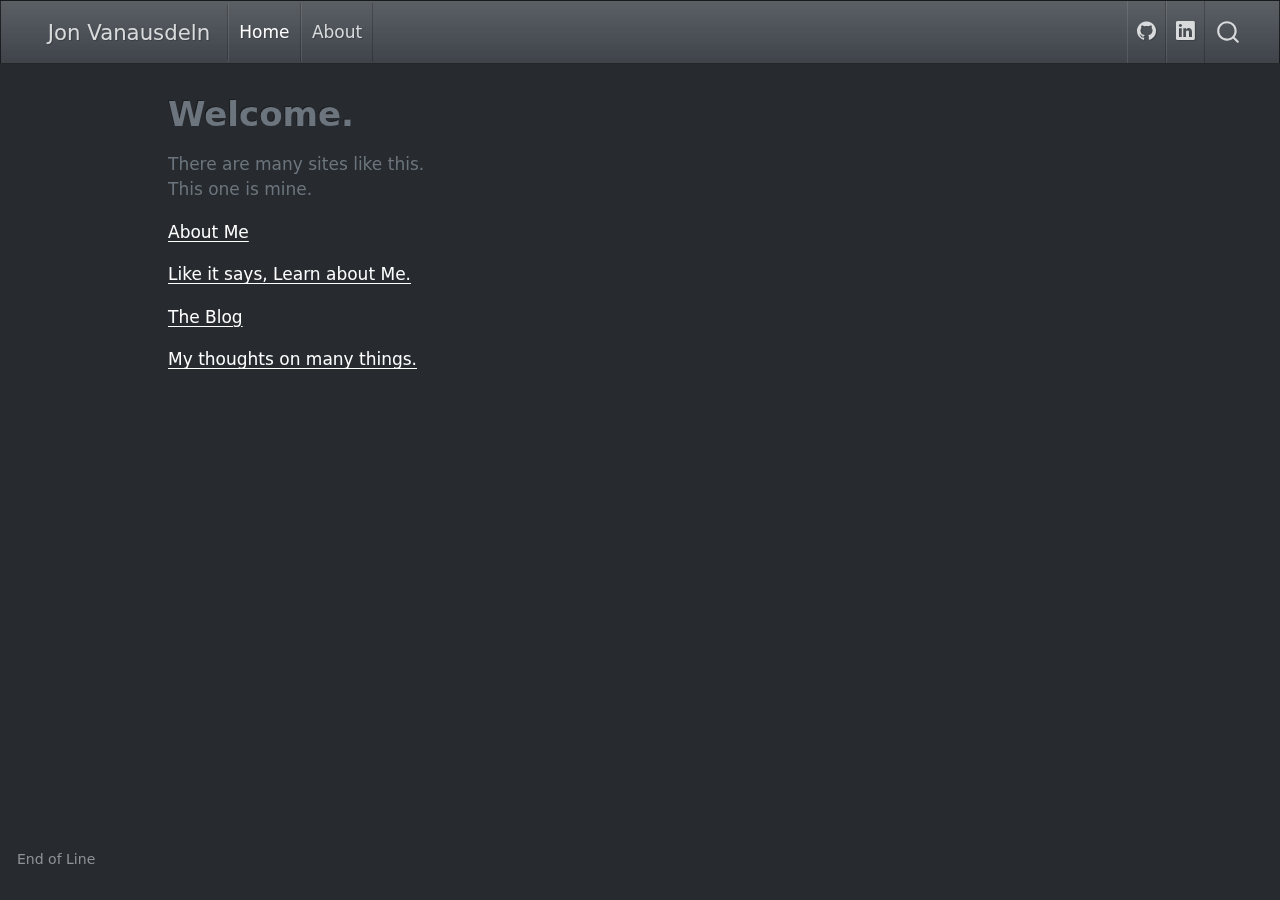
<file: index.html>
<!DOCTYPE html>
<html xmlns="http://www.w3.org/1999/xhtml" lang="en" xml:lang="en"><head>

<meta charset="utf-8">
<meta name="generator" content="quarto-1.7.33">

<meta name="viewport" content="width=device-width, initial-scale=1.0, user-scalable=yes">


<title>Jon Vanausdeln</title>
<style>
code{white-space: pre-wrap;}
span.smallcaps{font-variant: small-caps;}
div.columns{display: flex; gap: min(4vw, 1.5em);}
div.column{flex: auto; overflow-x: auto;}
div.hanging-indent{margin-left: 1.5em; text-indent: -1.5em;}
ul.task-list{list-style: none;}
ul.task-list li input[type="checkbox"] {
  width: 0.8em;
  margin: 0 0.8em 0.2em -1em; /* quarto-specific, see https://github.com/quarto-dev/quarto-cli/issues/4556 */ 
  vertical-align: middle;
}
</style>


<script src="site_libs/quarto-nav/quarto-nav.js"></script>
<script src="site_libs/quarto-nav/headroom.min.js"></script>
<script src="site_libs/clipboard/clipboard.min.js"></script>
<script src="site_libs/quarto-search/autocomplete.umd.js"></script>
<script src="site_libs/quarto-search/fuse.min.js"></script>
<script src="site_libs/quarto-search/quarto-search.js"></script>
<meta name="quarto:offset" content="./">
<link href="./JRV-logo.png" rel="icon" type="image/png">
<script src="site_libs/quarto-html/quarto.js" type="module"></script>
<script src="site_libs/quarto-html/tabsets/tabsets.js" type="module"></script>
<script src="site_libs/quarto-html/popper.min.js"></script>
<script src="site_libs/quarto-html/tippy.umd.min.js"></script>
<script src="site_libs/quarto-html/anchor.min.js"></script>
<link href="site_libs/quarto-html/tippy.css" rel="stylesheet">
<link href="site_libs/quarto-html/quarto-syntax-highlighting-dark-bc185b5c5bdbcb35c2eb49d8a876ef70.css" rel="stylesheet" id="quarto-text-highlighting-styles">
<script src="site_libs/bootstrap/bootstrap.min.js"></script>
<link href="site_libs/bootstrap/bootstrap-icons.css" rel="stylesheet">
<link href="site_libs/bootstrap/bootstrap-75e25e3653ee0171e8a6d9a249eed595.min.css" rel="stylesheet" append-hash="true" id="quarto-bootstrap" data-mode="dark">
<script id="quarto-search-options" type="application/json">{
  "location": "navbar",
  "copy-button": false,
  "collapse-after": 3,
  "panel-placement": "end",
  "type": "overlay",
  "limit": 50,
  "keyboard-shortcut": [
    "f",
    "/",
    "s"
  ],
  "show-item-context": false,
  "language": {
    "search-no-results-text": "No results",
    "search-matching-documents-text": "matching documents",
    "search-copy-link-title": "Copy link to search",
    "search-hide-matches-text": "Hide additional matches",
    "search-more-match-text": "more match in this document",
    "search-more-matches-text": "more matches in this document",
    "search-clear-button-title": "Clear",
    "search-text-placeholder": "",
    "search-detached-cancel-button-title": "Cancel",
    "search-submit-button-title": "Submit",
    "search-label": "Search"
  }
}</script>
<script async="" src="https://www.googletagmanager.com/gtag/js?id=G-1Q94CN29V0"></script>

<script type="text/javascript">

window.dataLayer = window.dataLayer || [];
function gtag(){dataLayer.push(arguments);}
gtag('js', new Date());
gtag('config', 'G-1Q94CN29V0', { 'anonymize_ip': true});
</script>


<link rel="stylesheet" href="styles.css">
<meta property="og:title" content="– Jon Vanausdeln">
<meta property="og:site_name" content="Jon Vanausdeln">
</head>

<body class="nav-fixed quarto-light">

<div id="quarto-search-results"></div>
  <header id="quarto-header" class="headroom fixed-top">
    <nav class="navbar navbar-expand-lg " data-bs-theme="dark">
      <div class="navbar-container container-fluid">
      <div class="navbar-brand-container mx-auto">
    <a class="navbar-brand" href="./index.html">
    <span class="navbar-title">Jon Vanausdeln</span>
    </a>
  </div>
            <div id="quarto-search" class="" title="Search"></div>
          <button class="navbar-toggler" type="button" data-bs-toggle="collapse" data-bs-target="#navbarCollapse" aria-controls="navbarCollapse" role="menu" aria-expanded="false" aria-label="Toggle navigation" onclick="if (window.quartoToggleHeadroom) { window.quartoToggleHeadroom(); }">
  <span class="navbar-toggler-icon"></span>
</button>
          <div class="collapse navbar-collapse" id="navbarCollapse">
            <ul class="navbar-nav navbar-nav-scroll me-auto">
  <li class="nav-item">
    <a class="nav-link active" href="./index.html" aria-current="page"> 
<span class="menu-text">Home</span></a>
  </li>  
  <li class="nav-item">
    <a class="nav-link" href="./about.html"> 
<span class="menu-text">About</span></a>
  </li>  
</ul>
            <ul class="navbar-nav navbar-nav-scroll ms-auto">
  <li class="nav-item compact">
    <a class="nav-link" href="https://github.com/jonvanausdeln" target="_blank"> <i class="bi bi-github" role="img">
</i> 
<span class="menu-text"></span></a>
  </li>  
  <li class="nav-item compact">
    <a class="nav-link" href="https://www.linkedin.com/in/jonvanausdeln/" target="_blank"> <i class="bi bi-linkedin" role="img">
</i> 
<span class="menu-text"></span></a>
  </li>  
</ul>
          </div> <!-- /navcollapse -->
            <div class="quarto-navbar-tools">
</div>
      </div> <!-- /container-fluid -->
    </nav>
</header>
<!-- content -->
<div id="quarto-content" class="quarto-container page-columns page-rows-contents page-layout-article page-navbar">
<!-- sidebar -->
<!-- margin-sidebar -->
    <div id="quarto-margin-sidebar" class="sidebar margin-sidebar zindex-bottom">
        
    </div>
<!-- main -->
<main class="content" id="quarto-document-content"><header id="title-block-header" class="quarto-title-block"><h1 class="hero-title title display-7">
Welcome.
</h1></header>




<div class="hero-section">

<p class="hero-subtitle">
There are many sites like this.<br>This one is mine.
</p>
</div>
<div class="tiles-container">
<div class="tile">
<p><a href="./about.html" class="tile-link">About Me</a></p>
<div class="tile-hidden-text">
<p><a href="./about.html" class="hero-subtitle">Like it says, Learn about Me.</a></p>
</div>
</div>
<div class="tile">
<p><a href="./blog.html" class="tile-link">The Blog</a></p>
<div class="tile-hidden-text">
<p><a href="./blog.html" class="hero-subtitle">My thoughts on many things.</a></p>
</div>
</div>
</div>



</main> <!-- /main -->
<script id="quarto-html-after-body" type="application/javascript">
  window.document.addEventListener("DOMContentLoaded", function (event) {
    const icon = "";
    const anchorJS = new window.AnchorJS();
    anchorJS.options = {
      placement: 'right',
      icon: icon
    };
    anchorJS.add('.anchored');
    const isCodeAnnotation = (el) => {
      for (const clz of el.classList) {
        if (clz.startsWith('code-annotation-')) {                     
          return true;
        }
      }
      return false;
    }
    const onCopySuccess = function(e) {
      // button target
      const button = e.trigger;
      // don't keep focus
      button.blur();
      // flash "checked"
      button.classList.add('code-copy-button-checked');
      var currentTitle = button.getAttribute("title");
      button.setAttribute("title", "Copied!");
      let tooltip;
      if (window.bootstrap) {
        button.setAttribute("data-bs-toggle", "tooltip");
        button.setAttribute("data-bs-placement", "left");
        button.setAttribute("data-bs-title", "Copied!");
        tooltip = new bootstrap.Tooltip(button, 
          { trigger: "manual", 
            customClass: "code-copy-button-tooltip",
            offset: [0, -8]});
        tooltip.show();    
      }
      setTimeout(function() {
        if (tooltip) {
          tooltip.hide();
          button.removeAttribute("data-bs-title");
          button.removeAttribute("data-bs-toggle");
          button.removeAttribute("data-bs-placement");
        }
        button.setAttribute("title", currentTitle);
        button.classList.remove('code-copy-button-checked');
      }, 1000);
      // clear code selection
      e.clearSelection();
    }
    const getTextToCopy = function(trigger) {
        const codeEl = trigger.previousElementSibling.cloneNode(true);
        for (const childEl of codeEl.children) {
          if (isCodeAnnotation(childEl)) {
            childEl.remove();
          }
        }
        return codeEl.innerText;
    }
    const clipboard = new window.ClipboardJS('.code-copy-button:not([data-in-quarto-modal])', {
      text: getTextToCopy
    });
    clipboard.on('success', onCopySuccess);
    if (window.document.getElementById('quarto-embedded-source-code-modal')) {
      const clipboardModal = new window.ClipboardJS('.code-copy-button[data-in-quarto-modal]', {
        text: getTextToCopy,
        container: window.document.getElementById('quarto-embedded-source-code-modal')
      });
      clipboardModal.on('success', onCopySuccess);
    }
      var localhostRegex = new RegExp(/^(?:http|https):\/\/localhost\:?[0-9]*\//);
      var mailtoRegex = new RegExp(/^mailto:/);
        var filterRegex = new RegExp("https:\/\/www\.jonvanausdlen\.com");
      var isInternal = (href) => {
          return filterRegex.test(href) || localhostRegex.test(href) || mailtoRegex.test(href);
      }
      // Inspect non-navigation links and adorn them if external
     var links = window.document.querySelectorAll('a[href]:not(.nav-link):not(.navbar-brand):not(.toc-action):not(.sidebar-link):not(.sidebar-item-toggle):not(.pagination-link):not(.no-external):not([aria-hidden]):not(.dropdown-item):not(.quarto-navigation-tool):not(.about-link)');
      for (var i=0; i<links.length; i++) {
        const link = links[i];
        if (!isInternal(link.href)) {
          // undo the damage that might have been done by quarto-nav.js in the case of
          // links that we want to consider external
          if (link.dataset.originalHref !== undefined) {
            link.href = link.dataset.originalHref;
          }
        }
      }
    function tippyHover(el, contentFn, onTriggerFn, onUntriggerFn) {
      const config = {
        allowHTML: true,
        maxWidth: 500,
        delay: 100,
        arrow: false,
        appendTo: function(el) {
            return el.parentElement;
        },
        interactive: true,
        interactiveBorder: 10,
        theme: 'quarto',
        placement: 'bottom-start',
      };
      if (contentFn) {
        config.content = contentFn;
      }
      if (onTriggerFn) {
        config.onTrigger = onTriggerFn;
      }
      if (onUntriggerFn) {
        config.onUntrigger = onUntriggerFn;
      }
      window.tippy(el, config); 
    }
    const noterefs = window.document.querySelectorAll('a[role="doc-noteref"]');
    for (var i=0; i<noterefs.length; i++) {
      const ref = noterefs[i];
      tippyHover(ref, function() {
        // use id or data attribute instead here
        let href = ref.getAttribute('data-footnote-href') || ref.getAttribute('href');
        try { href = new URL(href).hash; } catch {}
        const id = href.replace(/^#\/?/, "");
        const note = window.document.getElementById(id);
        if (note) {
          return note.innerHTML;
        } else {
          return "";
        }
      });
    }
    const xrefs = window.document.querySelectorAll('a.quarto-xref');
    const processXRef = (id, note) => {
      // Strip column container classes
      const stripColumnClz = (el) => {
        el.classList.remove("page-full", "page-columns");
        if (el.children) {
          for (const child of el.children) {
            stripColumnClz(child);
          }
        }
      }
      stripColumnClz(note)
      if (id === null || id.startsWith('sec-')) {
        // Special case sections, only their first couple elements
        const container = document.createElement("div");
        if (note.children && note.children.length > 2) {
          container.appendChild(note.children[0].cloneNode(true));
          for (let i = 1; i < note.children.length; i++) {
            const child = note.children[i];
            if (child.tagName === "P" && child.innerText === "") {
              continue;
            } else {
              container.appendChild(child.cloneNode(true));
              break;
            }
          }
          if (window.Quarto?.typesetMath) {
            window.Quarto.typesetMath(container);
          }
          return container.innerHTML
        } else {
          if (window.Quarto?.typesetMath) {
            window.Quarto.typesetMath(note);
          }
          return note.innerHTML;
        }
      } else {
        // Remove any anchor links if they are present
        const anchorLink = note.querySelector('a.anchorjs-link');
        if (anchorLink) {
          anchorLink.remove();
        }
        if (window.Quarto?.typesetMath) {
          window.Quarto.typesetMath(note);
        }
        if (note.classList.contains("callout")) {
          return note.outerHTML;
        } else {
          return note.innerHTML;
        }
      }
    }
    for (var i=0; i<xrefs.length; i++) {
      const xref = xrefs[i];
      tippyHover(xref, undefined, function(instance) {
        instance.disable();
        let url = xref.getAttribute('href');
        let hash = undefined; 
        if (url.startsWith('#')) {
          hash = url;
        } else {
          try { hash = new URL(url).hash; } catch {}
        }
        if (hash) {
          const id = hash.replace(/^#\/?/, "");
          const note = window.document.getElementById(id);
          if (note !== null) {
            try {
              const html = processXRef(id, note.cloneNode(true));
              instance.setContent(html);
            } finally {
              instance.enable();
              instance.show();
            }
          } else {
            // See if we can fetch this
            fetch(url.split('#')[0])
            .then(res => res.text())
            .then(html => {
              const parser = new DOMParser();
              const htmlDoc = parser.parseFromString(html, "text/html");
              const note = htmlDoc.getElementById(id);
              if (note !== null) {
                const html = processXRef(id, note);
                instance.setContent(html);
              } 
            }).finally(() => {
              instance.enable();
              instance.show();
            });
          }
        } else {
          // See if we can fetch a full url (with no hash to target)
          // This is a special case and we should probably do some content thinning / targeting
          fetch(url)
          .then(res => res.text())
          .then(html => {
            const parser = new DOMParser();
            const htmlDoc = parser.parseFromString(html, "text/html");
            const note = htmlDoc.querySelector('main.content');
            if (note !== null) {
              // This should only happen for chapter cross references
              // (since there is no id in the URL)
              // remove the first header
              if (note.children.length > 0 && note.children[0].tagName === "HEADER") {
                note.children[0].remove();
              }
              const html = processXRef(null, note);
              instance.setContent(html);
            } 
          }).finally(() => {
            instance.enable();
            instance.show();
          });
        }
      }, function(instance) {
      });
    }
        let selectedAnnoteEl;
        const selectorForAnnotation = ( cell, annotation) => {
          let cellAttr = 'data-code-cell="' + cell + '"';
          let lineAttr = 'data-code-annotation="' +  annotation + '"';
          const selector = 'span[' + cellAttr + '][' + lineAttr + ']';
          return selector;
        }
        const selectCodeLines = (annoteEl) => {
          const doc = window.document;
          const targetCell = annoteEl.getAttribute("data-target-cell");
          const targetAnnotation = annoteEl.getAttribute("data-target-annotation");
          const annoteSpan = window.document.querySelector(selectorForAnnotation(targetCell, targetAnnotation));
          const lines = annoteSpan.getAttribute("data-code-lines").split(",");
          const lineIds = lines.map((line) => {
            return targetCell + "-" + line;
          })
          let top = null;
          let height = null;
          let parent = null;
          if (lineIds.length > 0) {
              //compute the position of the single el (top and bottom and make a div)
              const el = window.document.getElementById(lineIds[0]);
              top = el.offsetTop;
              height = el.offsetHeight;
              parent = el.parentElement.parentElement;
            if (lineIds.length > 1) {
              const lastEl = window.document.getElementById(lineIds[lineIds.length - 1]);
              const bottom = lastEl.offsetTop + lastEl.offsetHeight;
              height = bottom - top;
            }
            if (top !== null && height !== null && parent !== null) {
              // cook up a div (if necessary) and position it 
              let div = window.document.getElementById("code-annotation-line-highlight");
              if (div === null) {
                div = window.document.createElement("div");
                div.setAttribute("id", "code-annotation-line-highlight");
                div.style.position = 'absolute';
                parent.appendChild(div);
              }
              div.style.top = top - 2 + "px";
              div.style.height = height + 4 + "px";
              div.style.left = 0;
              let gutterDiv = window.document.getElementById("code-annotation-line-highlight-gutter");
              if (gutterDiv === null) {
                gutterDiv = window.document.createElement("div");
                gutterDiv.setAttribute("id", "code-annotation-line-highlight-gutter");
                gutterDiv.style.position = 'absolute';
                const codeCell = window.document.getElementById(targetCell);
                const gutter = codeCell.querySelector('.code-annotation-gutter');
                gutter.appendChild(gutterDiv);
              }
              gutterDiv.style.top = top - 2 + "px";
              gutterDiv.style.height = height + 4 + "px";
            }
            selectedAnnoteEl = annoteEl;
          }
        };
        const unselectCodeLines = () => {
          const elementsIds = ["code-annotation-line-highlight", "code-annotation-line-highlight-gutter"];
          elementsIds.forEach((elId) => {
            const div = window.document.getElementById(elId);
            if (div) {
              div.remove();
            }
          });
          selectedAnnoteEl = undefined;
        };
          // Handle positioning of the toggle
      window.addEventListener(
        "resize",
        throttle(() => {
          elRect = undefined;
          if (selectedAnnoteEl) {
            selectCodeLines(selectedAnnoteEl);
          }
        }, 10)
      );
      function throttle(fn, ms) {
      let throttle = false;
      let timer;
        return (...args) => {
          if(!throttle) { // first call gets through
              fn.apply(this, args);
              throttle = true;
          } else { // all the others get throttled
              if(timer) clearTimeout(timer); // cancel #2
              timer = setTimeout(() => {
                fn.apply(this, args);
                timer = throttle = false;
              }, ms);
          }
        };
      }
        // Attach click handler to the DT
        const annoteDls = window.document.querySelectorAll('dt[data-target-cell]');
        for (const annoteDlNode of annoteDls) {
          annoteDlNode.addEventListener('click', (event) => {
            const clickedEl = event.target;
            if (clickedEl !== selectedAnnoteEl) {
              unselectCodeLines();
              const activeEl = window.document.querySelector('dt[data-target-cell].code-annotation-active');
              if (activeEl) {
                activeEl.classList.remove('code-annotation-active');
              }
              selectCodeLines(clickedEl);
              clickedEl.classList.add('code-annotation-active');
            } else {
              // Unselect the line
              unselectCodeLines();
              clickedEl.classList.remove('code-annotation-active');
            }
          });
        }
    const findCites = (el) => {
      const parentEl = el.parentElement;
      if (parentEl) {
        const cites = parentEl.dataset.cites;
        if (cites) {
          return {
            el,
            cites: cites.split(' ')
          };
        } else {
          return findCites(el.parentElement)
        }
      } else {
        return undefined;
      }
    };
    var bibliorefs = window.document.querySelectorAll('a[role="doc-biblioref"]');
    for (var i=0; i<bibliorefs.length; i++) {
      const ref = bibliorefs[i];
      const citeInfo = findCites(ref);
      if (citeInfo) {
        tippyHover(citeInfo.el, function() {
          var popup = window.document.createElement('div');
          citeInfo.cites.forEach(function(cite) {
            var citeDiv = window.document.createElement('div');
            citeDiv.classList.add('hanging-indent');
            citeDiv.classList.add('csl-entry');
            var biblioDiv = window.document.getElementById('ref-' + cite);
            if (biblioDiv) {
              citeDiv.innerHTML = biblioDiv.innerHTML;
            }
            popup.appendChild(citeDiv);
          });
          return popup.innerHTML;
        });
      }
    }
  });
  </script>
</div> <!-- /content -->
<footer class="footer">
  <div class="nav-footer">
    <div class="nav-footer-left">
<p>End of Line</p>
</div>   
    <div class="nav-footer-center">
      &nbsp;
    </div>
    <div class="nav-footer-right">
      &nbsp;
    </div>
  </div>
</footer>




</body></html>
</file>
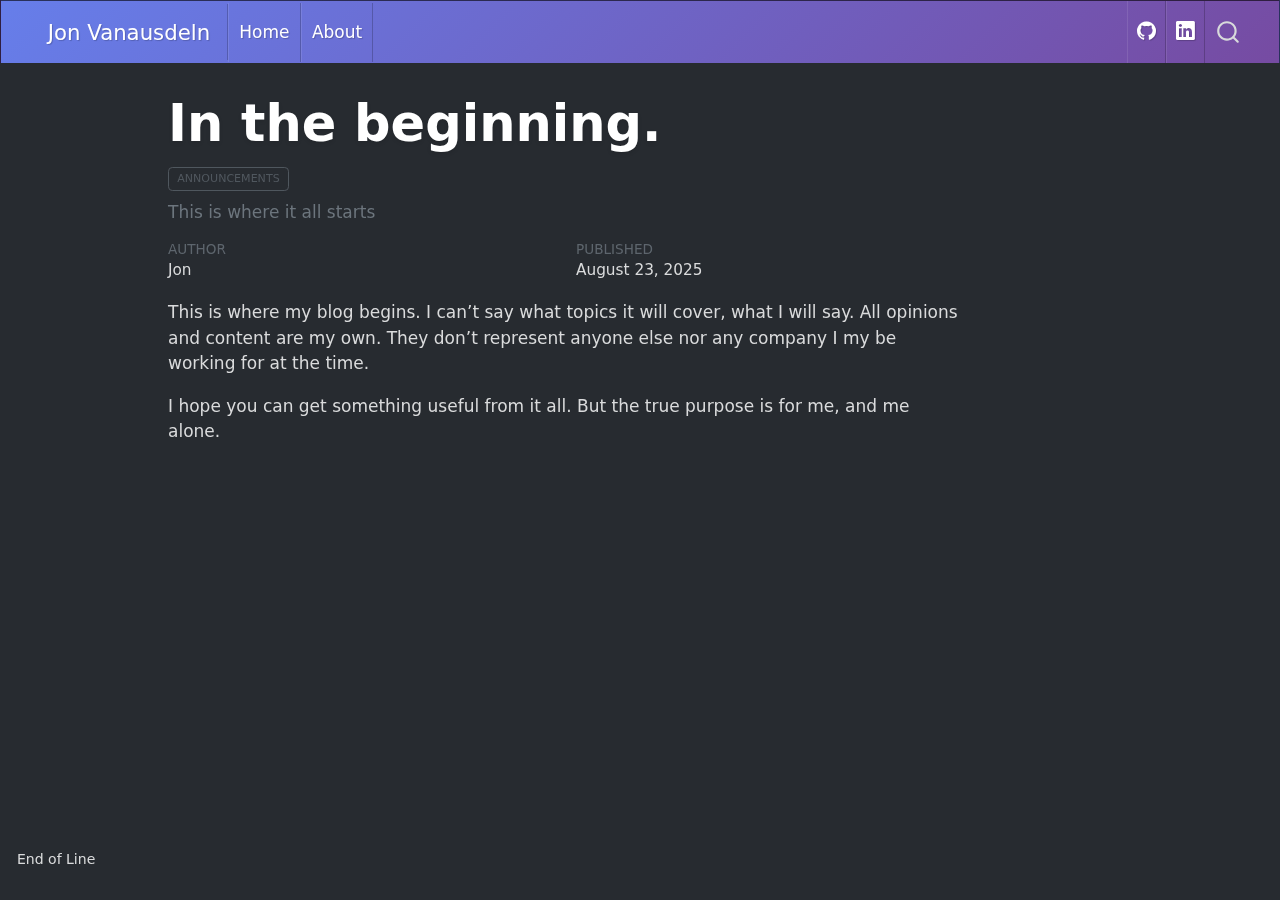
<file: blog-posts/Launch/index.html>
<!DOCTYPE html>
<html xmlns="http://www.w3.org/1999/xhtml" lang="en" xml:lang="en"><head>

<meta charset="utf-8">
<meta name="generator" content="quarto-1.7.34">

<meta name="viewport" content="width=device-width, initial-scale=1.0, user-scalable=yes">

<meta name="author" content="Jon">
<meta name="dcterms.date" content="2025-08-23">
<meta name="description" content="This is where it all starts">

<title>In the beginning. – Jon Vanausdeln</title>
<style>
code{white-space: pre-wrap;}
span.smallcaps{font-variant: small-caps;}
div.columns{display: flex; gap: min(4vw, 1.5em);}
div.column{flex: auto; overflow-x: auto;}
div.hanging-indent{margin-left: 1.5em; text-indent: -1.5em;}
ul.task-list{list-style: none;}
ul.task-list li input[type="checkbox"] {
  width: 0.8em;
  margin: 0 0.8em 0.2em -1em; /* quarto-specific, see https://github.com/quarto-dev/quarto-cli/issues/4556 */ 
  vertical-align: middle;
}
</style>


<script src="../../site_libs/quarto-nav/quarto-nav.js"></script>
<script src="../../site_libs/quarto-nav/headroom.min.js"></script>
<script src="../../site_libs/clipboard/clipboard.min.js"></script>
<script src="../../site_libs/quarto-search/autocomplete.umd.js"></script>
<script src="../../site_libs/quarto-search/fuse.min.js"></script>
<script src="../../site_libs/quarto-search/quarto-search.js"></script>
<meta name="quarto:offset" content="../../">
<link href="../../assets/images/JRV-logo.png" rel="icon" type="image/png">
<script src="../../site_libs/quarto-html/quarto.js" type="module"></script>
<script src="../../site_libs/quarto-html/tabsets/tabsets.js" type="module"></script>
<script src="../../site_libs/quarto-html/popper.min.js"></script>
<script src="../../site_libs/quarto-html/tippy.umd.min.js"></script>
<script src="../../site_libs/quarto-html/anchor.min.js"></script>
<link href="../../site_libs/quarto-html/tippy.css" rel="stylesheet">
<link href="../../site_libs/quarto-html/quarto-syntax-highlighting-dark-befe23ebd2f54d8af2c8a89d1a1611f1.css" rel="stylesheet" id="quarto-text-highlighting-styles">
<script src="../../site_libs/bootstrap/bootstrap.min.js"></script>
<link href="../../site_libs/bootstrap/bootstrap-icons.css" rel="stylesheet">
<link href="../../site_libs/bootstrap/bootstrap-638d6150c284198a6fcacf16ec2958a5.min.css" rel="stylesheet" append-hash="true" id="quarto-bootstrap" data-mode="dark">
<script id="quarto-search-options" type="application/json">{
  "location": "navbar",
  "copy-button": false,
  "collapse-after": 3,
  "panel-placement": "end",
  "type": "overlay",
  "limit": 50,
  "keyboard-shortcut": [
    "f",
    "/",
    "s"
  ],
  "show-item-context": false,
  "language": {
    "search-no-results-text": "No results",
    "search-matching-documents-text": "matching documents",
    "search-copy-link-title": "Copy link to search",
    "search-hide-matches-text": "Hide additional matches",
    "search-more-match-text": "more match in this document",
    "search-more-matches-text": "more matches in this document",
    "search-clear-button-title": "Clear",
    "search-text-placeholder": "",
    "search-detached-cancel-button-title": "Cancel",
    "search-submit-button-title": "Submit",
    "search-label": "Search"
  }
}</script>
<script async="" src="https://www.googletagmanager.com/gtag/js?id=G-1Q94CN29V0"></script>

<script type="text/javascript">

window.dataLayer = window.dataLayer || [];
function gtag(){dataLayer.push(arguments);}
gtag('js', new Date());
gtag('config', 'G-1Q94CN29V0', { 'anonymize_ip': true});
</script>


<link rel="stylesheet" href="../../assets/css/styles.css">
<meta property="og:title" content="In the beginning. – Jon Vanausdeln">
<meta property="og:description" content="This is where it all starts">
<meta property="og:site_name" content="Jon Vanausdeln">
</head>

<body class="nav-fixed quarto-light">

<div id="quarto-search-results"></div>
  <header id="quarto-header" class="headroom fixed-top">
    <nav class="navbar navbar-expand-lg " data-bs-theme="dark">
      <div class="navbar-container container-fluid">
      <div class="navbar-brand-container mx-auto">
    <a class="navbar-brand" href="../../index.html">
    <span class="navbar-title">Jon Vanausdeln</span>
    </a>
  </div>
            <div id="quarto-search" class="" title="Search"></div>
          <button class="navbar-toggler" type="button" data-bs-toggle="collapse" data-bs-target="#navbarCollapse" aria-controls="navbarCollapse" role="menu" aria-expanded="false" aria-label="Toggle navigation" onclick="if (window.quartoToggleHeadroom) { window.quartoToggleHeadroom(); }">
  <span class="navbar-toggler-icon"></span>
</button>
          <div class="collapse navbar-collapse" id="navbarCollapse">
            <ul class="navbar-nav navbar-nav-scroll me-auto">
  <li class="nav-item">
    <a class="nav-link" href="../../index.html"> 
<span class="menu-text">Home</span></a>
  </li>  
  <li class="nav-item">
    <a class="nav-link" href="../../about.html"> 
<span class="menu-text">About</span></a>
  </li>  
</ul>
            <ul class="navbar-nav navbar-nav-scroll ms-auto">
  <li class="nav-item compact">
    <a class="nav-link" href="https://github.com/jonvanausdeln" target="_blank"> <i class="bi bi-github" role="img">
</i> 
<span class="menu-text"></span></a>
  </li>  
  <li class="nav-item compact">
    <a class="nav-link" href="https://www.linkedin.com/in/jonvanausdeln/" target="_blank"> <i class="bi bi-linkedin" role="img">
</i> 
<span class="menu-text"></span></a>
  </li>  
</ul>
          </div> <!-- /navcollapse -->
            <div class="quarto-navbar-tools">
</div>
      </div> <!-- /container-fluid -->
    </nav>
</header>
<!-- content -->
<div id="quarto-content" class="quarto-container page-columns page-rows-contents page-layout-article page-navbar">
<!-- sidebar -->
<!-- margin-sidebar -->
    <div id="quarto-margin-sidebar" class="sidebar margin-sidebar zindex-bottom">
        
    </div>
<!-- main -->
<main class="content" id="quarto-document-content">

<header id="title-block-header" class="quarto-title-block default">
<div class="quarto-title">
<h1 class="title">In the beginning.</h1>
  <div class="quarto-categories">
    <div class="quarto-category">Announcements</div>
  </div>
  </div>

<div>
  <div class="description">
    This is where it all starts
  </div>
</div>


<div class="quarto-title-meta">

    <div>
    <div class="quarto-title-meta-heading">Author</div>
    <div class="quarto-title-meta-contents">
             <p>Jon </p>
          </div>
  </div>
    
    <div>
    <div class="quarto-title-meta-heading">Published</div>
    <div class="quarto-title-meta-contents">
      <p class="date">August 23, 2025</p>
    </div>
  </div>
  
    
  </div>
  


</header>


<p>This is where my blog begins. I can’t say what topics it will cover, what I will say. All opinions and content are my own. They don’t represent anyone else nor any company I my be working for at the time.</p>
<p>I hope you can get something useful from it all. But the true purpose is for me, and me alone.</p>



</main> <!-- /main -->
<script id="quarto-html-after-body" type="application/javascript">
  window.document.addEventListener("DOMContentLoaded", function (event) {
    const icon = "";
    const anchorJS = new window.AnchorJS();
    anchorJS.options = {
      placement: 'right',
      icon: icon
    };
    anchorJS.add('.anchored');
    const isCodeAnnotation = (el) => {
      for (const clz of el.classList) {
        if (clz.startsWith('code-annotation-')) {                     
          return true;
        }
      }
      return false;
    }
    const onCopySuccess = function(e) {
      // button target
      const button = e.trigger;
      // don't keep focus
      button.blur();
      // flash "checked"
      button.classList.add('code-copy-button-checked');
      var currentTitle = button.getAttribute("title");
      button.setAttribute("title", "Copied!");
      let tooltip;
      if (window.bootstrap) {
        button.setAttribute("data-bs-toggle", "tooltip");
        button.setAttribute("data-bs-placement", "left");
        button.setAttribute("data-bs-title", "Copied!");
        tooltip = new bootstrap.Tooltip(button, 
          { trigger: "manual", 
            customClass: "code-copy-button-tooltip",
            offset: [0, -8]});
        tooltip.show();    
      }
      setTimeout(function() {
        if (tooltip) {
          tooltip.hide();
          button.removeAttribute("data-bs-title");
          button.removeAttribute("data-bs-toggle");
          button.removeAttribute("data-bs-placement");
        }
        button.setAttribute("title", currentTitle);
        button.classList.remove('code-copy-button-checked');
      }, 1000);
      // clear code selection
      e.clearSelection();
    }
    const getTextToCopy = function(trigger) {
        const codeEl = trigger.previousElementSibling.cloneNode(true);
        for (const childEl of codeEl.children) {
          if (isCodeAnnotation(childEl)) {
            childEl.remove();
          }
        }
        return codeEl.innerText;
    }
    const clipboard = new window.ClipboardJS('.code-copy-button:not([data-in-quarto-modal])', {
      text: getTextToCopy
    });
    clipboard.on('success', onCopySuccess);
    if (window.document.getElementById('quarto-embedded-source-code-modal')) {
      const clipboardModal = new window.ClipboardJS('.code-copy-button[data-in-quarto-modal]', {
        text: getTextToCopy,
        container: window.document.getElementById('quarto-embedded-source-code-modal')
      });
      clipboardModal.on('success', onCopySuccess);
    }
      var localhostRegex = new RegExp(/^(?:http|https):\/\/localhost\:?[0-9]*\//);
      var mailtoRegex = new RegExp(/^mailto:/);
        var filterRegex = new RegExp("https:\/\/www\.jonvanausdeln\.com");
      var isInternal = (href) => {
          return filterRegex.test(href) || localhostRegex.test(href) || mailtoRegex.test(href);
      }
      // Inspect non-navigation links and adorn them if external
     var links = window.document.querySelectorAll('a[href]:not(.nav-link):not(.navbar-brand):not(.toc-action):not(.sidebar-link):not(.sidebar-item-toggle):not(.pagination-link):not(.no-external):not([aria-hidden]):not(.dropdown-item):not(.quarto-navigation-tool):not(.about-link)');
      for (var i=0; i<links.length; i++) {
        const link = links[i];
        if (!isInternal(link.href)) {
          // undo the damage that might have been done by quarto-nav.js in the case of
          // links that we want to consider external
          if (link.dataset.originalHref !== undefined) {
            link.href = link.dataset.originalHref;
          }
        }
      }
    function tippyHover(el, contentFn, onTriggerFn, onUntriggerFn) {
      const config = {
        allowHTML: true,
        maxWidth: 500,
        delay: 100,
        arrow: false,
        appendTo: function(el) {
            return el.parentElement;
        },
        interactive: true,
        interactiveBorder: 10,
        theme: 'quarto',
        placement: 'bottom-start',
      };
      if (contentFn) {
        config.content = contentFn;
      }
      if (onTriggerFn) {
        config.onTrigger = onTriggerFn;
      }
      if (onUntriggerFn) {
        config.onUntrigger = onUntriggerFn;
      }
      window.tippy(el, config); 
    }
    const noterefs = window.document.querySelectorAll('a[role="doc-noteref"]');
    for (var i=0; i<noterefs.length; i++) {
      const ref = noterefs[i];
      tippyHover(ref, function() {
        // use id or data attribute instead here
        let href = ref.getAttribute('data-footnote-href') || ref.getAttribute('href');
        try { href = new URL(href).hash; } catch {}
        const id = href.replace(/^#\/?/, "");
        const note = window.document.getElementById(id);
        if (note) {
          return note.innerHTML;
        } else {
          return "";
        }
      });
    }
    const xrefs = window.document.querySelectorAll('a.quarto-xref');
    const processXRef = (id, note) => {
      // Strip column container classes
      const stripColumnClz = (el) => {
        el.classList.remove("page-full", "page-columns");
        if (el.children) {
          for (const child of el.children) {
            stripColumnClz(child);
          }
        }
      }
      stripColumnClz(note)
      if (id === null || id.startsWith('sec-')) {
        // Special case sections, only their first couple elements
        const container = document.createElement("div");
        if (note.children && note.children.length > 2) {
          container.appendChild(note.children[0].cloneNode(true));
          for (let i = 1; i < note.children.length; i++) {
            const child = note.children[i];
            if (child.tagName === "P" && child.innerText === "") {
              continue;
            } else {
              container.appendChild(child.cloneNode(true));
              break;
            }
          }
          if (window.Quarto?.typesetMath) {
            window.Quarto.typesetMath(container);
          }
          return container.innerHTML
        } else {
          if (window.Quarto?.typesetMath) {
            window.Quarto.typesetMath(note);
          }
          return note.innerHTML;
        }
      } else {
        // Remove any anchor links if they are present
        const anchorLink = note.querySelector('a.anchorjs-link');
        if (anchorLink) {
          anchorLink.remove();
        }
        if (window.Quarto?.typesetMath) {
          window.Quarto.typesetMath(note);
        }
        if (note.classList.contains("callout")) {
          return note.outerHTML;
        } else {
          return note.innerHTML;
        }
      }
    }
    for (var i=0; i<xrefs.length; i++) {
      const xref = xrefs[i];
      tippyHover(xref, undefined, function(instance) {
        instance.disable();
        let url = xref.getAttribute('href');
        let hash = undefined; 
        if (url.startsWith('#')) {
          hash = url;
        } else {
          try { hash = new URL(url).hash; } catch {}
        }
        if (hash) {
          const id = hash.replace(/^#\/?/, "");
          const note = window.document.getElementById(id);
          if (note !== null) {
            try {
              const html = processXRef(id, note.cloneNode(true));
              instance.setContent(html);
            } finally {
              instance.enable();
              instance.show();
            }
          } else {
            // See if we can fetch this
            fetch(url.split('#')[0])
            .then(res => res.text())
            .then(html => {
              const parser = new DOMParser();
              const htmlDoc = parser.parseFromString(html, "text/html");
              const note = htmlDoc.getElementById(id);
              if (note !== null) {
                const html = processXRef(id, note);
                instance.setContent(html);
              } 
            }).finally(() => {
              instance.enable();
              instance.show();
            });
          }
        } else {
          // See if we can fetch a full url (with no hash to target)
          // This is a special case and we should probably do some content thinning / targeting
          fetch(url)
          .then(res => res.text())
          .then(html => {
            const parser = new DOMParser();
            const htmlDoc = parser.parseFromString(html, "text/html");
            const note = htmlDoc.querySelector('main.content');
            if (note !== null) {
              // This should only happen for chapter cross references
              // (since there is no id in the URL)
              // remove the first header
              if (note.children.length > 0 && note.children[0].tagName === "HEADER") {
                note.children[0].remove();
              }
              const html = processXRef(null, note);
              instance.setContent(html);
            } 
          }).finally(() => {
            instance.enable();
            instance.show();
          });
        }
      }, function(instance) {
      });
    }
        let selectedAnnoteEl;
        const selectorForAnnotation = ( cell, annotation) => {
          let cellAttr = 'data-code-cell="' + cell + '"';
          let lineAttr = 'data-code-annotation="' +  annotation + '"';
          const selector = 'span[' + cellAttr + '][' + lineAttr + ']';
          return selector;
        }
        const selectCodeLines = (annoteEl) => {
          const doc = window.document;
          const targetCell = annoteEl.getAttribute("data-target-cell");
          const targetAnnotation = annoteEl.getAttribute("data-target-annotation");
          const annoteSpan = window.document.querySelector(selectorForAnnotation(targetCell, targetAnnotation));
          const lines = annoteSpan.getAttribute("data-code-lines").split(",");
          const lineIds = lines.map((line) => {
            return targetCell + "-" + line;
          })
          let top = null;
          let height = null;
          let parent = null;
          if (lineIds.length > 0) {
              //compute the position of the single el (top and bottom and make a div)
              const el = window.document.getElementById(lineIds[0]);
              top = el.offsetTop;
              height = el.offsetHeight;
              parent = el.parentElement.parentElement;
            if (lineIds.length > 1) {
              const lastEl = window.document.getElementById(lineIds[lineIds.length - 1]);
              const bottom = lastEl.offsetTop + lastEl.offsetHeight;
              height = bottom - top;
            }
            if (top !== null && height !== null && parent !== null) {
              // cook up a div (if necessary) and position it 
              let div = window.document.getElementById("code-annotation-line-highlight");
              if (div === null) {
                div = window.document.createElement("div");
                div.setAttribute("id", "code-annotation-line-highlight");
                div.style.position = 'absolute';
                parent.appendChild(div);
              }
              div.style.top = top - 2 + "px";
              div.style.height = height + 4 + "px";
              div.style.left = 0;
              let gutterDiv = window.document.getElementById("code-annotation-line-highlight-gutter");
              if (gutterDiv === null) {
                gutterDiv = window.document.createElement("div");
                gutterDiv.setAttribute("id", "code-annotation-line-highlight-gutter");
                gutterDiv.style.position = 'absolute';
                const codeCell = window.document.getElementById(targetCell);
                const gutter = codeCell.querySelector('.code-annotation-gutter');
                gutter.appendChild(gutterDiv);
              }
              gutterDiv.style.top = top - 2 + "px";
              gutterDiv.style.height = height + 4 + "px";
            }
            selectedAnnoteEl = annoteEl;
          }
        };
        const unselectCodeLines = () => {
          const elementsIds = ["code-annotation-line-highlight", "code-annotation-line-highlight-gutter"];
          elementsIds.forEach((elId) => {
            const div = window.document.getElementById(elId);
            if (div) {
              div.remove();
            }
          });
          selectedAnnoteEl = undefined;
        };
          // Handle positioning of the toggle
      window.addEventListener(
        "resize",
        throttle(() => {
          elRect = undefined;
          if (selectedAnnoteEl) {
            selectCodeLines(selectedAnnoteEl);
          }
        }, 10)
      );
      function throttle(fn, ms) {
      let throttle = false;
      let timer;
        return (...args) => {
          if(!throttle) { // first call gets through
              fn.apply(this, args);
              throttle = true;
          } else { // all the others get throttled
              if(timer) clearTimeout(timer); // cancel #2
              timer = setTimeout(() => {
                fn.apply(this, args);
                timer = throttle = false;
              }, ms);
          }
        };
      }
        // Attach click handler to the DT
        const annoteDls = window.document.querySelectorAll('dt[data-target-cell]');
        for (const annoteDlNode of annoteDls) {
          annoteDlNode.addEventListener('click', (event) => {
            const clickedEl = event.target;
            if (clickedEl !== selectedAnnoteEl) {
              unselectCodeLines();
              const activeEl = window.document.querySelector('dt[data-target-cell].code-annotation-active');
              if (activeEl) {
                activeEl.classList.remove('code-annotation-active');
              }
              selectCodeLines(clickedEl);
              clickedEl.classList.add('code-annotation-active');
            } else {
              // Unselect the line
              unselectCodeLines();
              clickedEl.classList.remove('code-annotation-active');
            }
          });
        }
    const findCites = (el) => {
      const parentEl = el.parentElement;
      if (parentEl) {
        const cites = parentEl.dataset.cites;
        if (cites) {
          return {
            el,
            cites: cites.split(' ')
          };
        } else {
          return findCites(el.parentElement)
        }
      } else {
        return undefined;
      }
    };
    var bibliorefs = window.document.querySelectorAll('a[role="doc-biblioref"]');
    for (var i=0; i<bibliorefs.length; i++) {
      const ref = bibliorefs[i];
      const citeInfo = findCites(ref);
      if (citeInfo) {
        tippyHover(citeInfo.el, function() {
          var popup = window.document.createElement('div');
          citeInfo.cites.forEach(function(cite) {
            var citeDiv = window.document.createElement('div');
            citeDiv.classList.add('hanging-indent');
            citeDiv.classList.add('csl-entry');
            var biblioDiv = window.document.getElementById('ref-' + cite);
            if (biblioDiv) {
              citeDiv.innerHTML = biblioDiv.innerHTML;
            }
            popup.appendChild(citeDiv);
          });
          return popup.innerHTML;
        });
      }
    }
  });
  </script>
</div> <!-- /content -->
<footer class="footer">
  <div class="nav-footer">
    <div class="nav-footer-left">
<p>End of Line</p>
</div>   
    <div class="nav-footer-center">
      &nbsp;
    </div>
    <div class="nav-footer-right">
      &nbsp;
    </div>
  </div>
</footer>




</body></html>
</file>
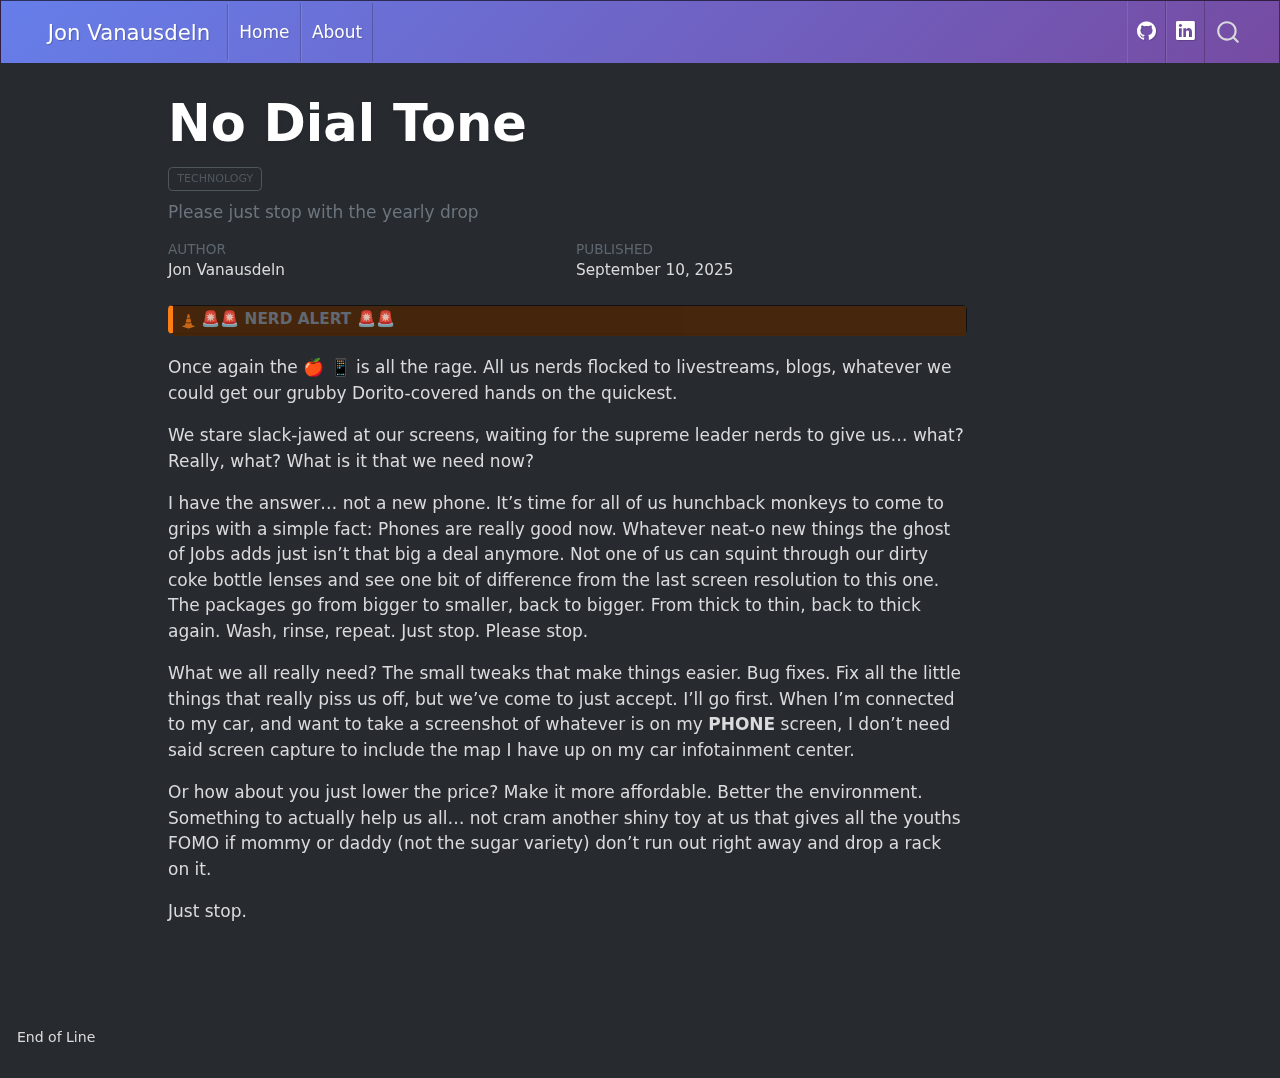
<file: blog-posts/no-dial-tone/index.html>
<!DOCTYPE html>
<html xmlns="http://www.w3.org/1999/xhtml" lang="en" xml:lang="en"><head>

<meta charset="utf-8">
<meta name="generator" content="quarto-1.7.34">

<meta name="viewport" content="width=device-width, initial-scale=1.0, user-scalable=yes">

<meta name="author" content="Jon Vanausdeln">
<meta name="dcterms.date" content="2025-09-10">
<meta name="description" content="Please just stop with the yearly drop">

<title>No Dial Tone – Jon Vanausdeln</title>
<style>
code{white-space: pre-wrap;}
span.smallcaps{font-variant: small-caps;}
div.columns{display: flex; gap: min(4vw, 1.5em);}
div.column{flex: auto; overflow-x: auto;}
div.hanging-indent{margin-left: 1.5em; text-indent: -1.5em;}
ul.task-list{list-style: none;}
ul.task-list li input[type="checkbox"] {
  width: 0.8em;
  margin: 0 0.8em 0.2em -1em; /* quarto-specific, see https://github.com/quarto-dev/quarto-cli/issues/4556 */ 
  vertical-align: middle;
}
</style>


<script src="../../site_libs/quarto-nav/quarto-nav.js"></script>
<script src="../../site_libs/quarto-nav/headroom.min.js"></script>
<script src="../../site_libs/clipboard/clipboard.min.js"></script>
<script src="../../site_libs/quarto-search/autocomplete.umd.js"></script>
<script src="../../site_libs/quarto-search/fuse.min.js"></script>
<script src="../../site_libs/quarto-search/quarto-search.js"></script>
<meta name="quarto:offset" content="../../">
<link href="../../assets/images/JRV-logo.png" rel="icon" type="image/png">
<script src="../../site_libs/quarto-html/quarto.js" type="module"></script>
<script src="../../site_libs/quarto-html/tabsets/tabsets.js" type="module"></script>
<script src="../../site_libs/quarto-html/popper.min.js"></script>
<script src="../../site_libs/quarto-html/tippy.umd.min.js"></script>
<script src="../../site_libs/quarto-html/anchor.min.js"></script>
<link href="../../site_libs/quarto-html/tippy.css" rel="stylesheet">
<link href="../../site_libs/quarto-html/quarto-syntax-highlighting-dark-befe23ebd2f54d8af2c8a89d1a1611f1.css" rel="stylesheet" id="quarto-text-highlighting-styles">
<script src="../../site_libs/bootstrap/bootstrap.min.js"></script>
<link href="../../site_libs/bootstrap/bootstrap-icons.css" rel="stylesheet">
<link href="../../site_libs/bootstrap/bootstrap-638d6150c284198a6fcacf16ec2958a5.min.css" rel="stylesheet" append-hash="true" id="quarto-bootstrap" data-mode="dark">
<script id="quarto-search-options" type="application/json">{
  "location": "navbar",
  "copy-button": false,
  "collapse-after": 3,
  "panel-placement": "end",
  "type": "overlay",
  "limit": 50,
  "keyboard-shortcut": [
    "f",
    "/",
    "s"
  ],
  "show-item-context": false,
  "language": {
    "search-no-results-text": "No results",
    "search-matching-documents-text": "matching documents",
    "search-copy-link-title": "Copy link to search",
    "search-hide-matches-text": "Hide additional matches",
    "search-more-match-text": "more match in this document",
    "search-more-matches-text": "more matches in this document",
    "search-clear-button-title": "Clear",
    "search-text-placeholder": "",
    "search-detached-cancel-button-title": "Cancel",
    "search-submit-button-title": "Submit",
    "search-label": "Search"
  }
}</script>
<script async="" src="https://www.googletagmanager.com/gtag/js?id=G-1Q94CN29V0"></script>

<script type="text/javascript">

window.dataLayer = window.dataLayer || [];
function gtag(){dataLayer.push(arguments);}
gtag('js', new Date());
gtag('config', 'G-1Q94CN29V0', { 'anonymize_ip': true});
</script>


<link rel="stylesheet" href="../../assets/css/styles.css">
<meta property="og:title" content="No Dial Tone – Jon Vanausdeln">
<meta property="og:description" content="Please just stop with the yearly drop">
<meta property="og:image" content="https://www.jonvanausdeln.com/blog-posts/no-dial-tone/Applebot.jpg">
<meta property="og:site_name" content="Jon Vanausdeln">
</head>

<body class="nav-fixed quarto-light">

<div id="quarto-search-results"></div>
  <header id="quarto-header" class="headroom fixed-top">
    <nav class="navbar navbar-expand-lg " data-bs-theme="dark">
      <div class="navbar-container container-fluid">
      <div class="navbar-brand-container mx-auto">
    <a class="navbar-brand" href="../../index.html">
    <span class="navbar-title">Jon Vanausdeln</span>
    </a>
  </div>
            <div id="quarto-search" class="" title="Search"></div>
          <button class="navbar-toggler" type="button" data-bs-toggle="collapse" data-bs-target="#navbarCollapse" aria-controls="navbarCollapse" role="menu" aria-expanded="false" aria-label="Toggle navigation" onclick="if (window.quartoToggleHeadroom) { window.quartoToggleHeadroom(); }">
  <span class="navbar-toggler-icon"></span>
</button>
          <div class="collapse navbar-collapse" id="navbarCollapse">
            <ul class="navbar-nav navbar-nav-scroll me-auto">
  <li class="nav-item">
    <a class="nav-link" href="../../index.html"> 
<span class="menu-text">Home</span></a>
  </li>  
  <li class="nav-item">
    <a class="nav-link" href="../../about.html"> 
<span class="menu-text">About</span></a>
  </li>  
</ul>
            <ul class="navbar-nav navbar-nav-scroll ms-auto">
  <li class="nav-item compact">
    <a class="nav-link" href="https://github.com/jonvanausdeln" target="_blank"> <i class="bi bi-github" role="img">
</i> 
<span class="menu-text"></span></a>
  </li>  
  <li class="nav-item compact">
    <a class="nav-link" href="https://www.linkedin.com/in/jonvanausdeln/" target="_blank"> <i class="bi bi-linkedin" role="img">
</i> 
<span class="menu-text"></span></a>
  </li>  
</ul>
          </div> <!-- /navcollapse -->
            <div class="quarto-navbar-tools">
</div>
      </div> <!-- /container-fluid -->
    </nav>
</header>
<!-- content -->
<div id="quarto-content" class="quarto-container page-columns page-rows-contents page-layout-article page-navbar">
<!-- sidebar -->
<!-- margin-sidebar -->
    <div id="quarto-margin-sidebar" class="sidebar margin-sidebar zindex-bottom">
        
    </div>
<!-- main -->
<main class="content" id="quarto-document-content">

<header id="title-block-header" class="quarto-title-block default">
<div class="quarto-title">
<h1 class="title">No Dial Tone</h1>
  <div class="quarto-categories">
    <div class="quarto-category">technology</div>
  </div>
  </div>

<div>
  <div class="description">
    Please just stop with the yearly drop
  </div>
</div>


<div class="quarto-title-meta">

    <div>
    <div class="quarto-title-meta-heading">Author</div>
    <div class="quarto-title-meta-contents">
             <p>Jon Vanausdeln </p>
          </div>
  </div>
    
    <div>
    <div class="quarto-title-meta-heading">Published</div>
    <div class="quarto-title-meta-contents">
      <p class="date">September 10, 2025</p>
    </div>
  </div>
  
    
  </div>
  


</header>


<div class="callout callout-style-default callout-caution callout-titled">
<div class="callout-header d-flex align-content-center">
<div class="callout-icon-container">
<i class="callout-icon"></i>
</div>
<div class="callout-title-container flex-fill">
🚨🚨 NERD ALERT 🚨🚨
</div>
</div>
<div class="callout-body-container callout-body">

</div>
</div>
<p>Once again the 🍎 📱 is all the rage. All us nerds flocked to livestreams, blogs, whatever we could get our grubby Dorito-covered hands on the quickest.</p>
<p>We stare slack-jawed at our screens, waiting for the supreme leader nerds to give us… what? Really, what? What is it that we need now?</p>
<p>I have the answer… not a new phone. It’s time for all of us hunchback monkeys to come to grips with a simple fact: Phones are really good now. Whatever neat-o new things the ghost of Jobs adds just isn’t that big a deal anymore. Not one of us can squint through our dirty coke bottle lenses and see one bit of difference from the last screen resolution to this one. The packages go from bigger to smaller, back to bigger. From thick to thin, back to thick again. Wash, rinse, repeat. Just stop. Please stop.</p>
<p>What we all really need? The small tweaks that make things easier. Bug fixes. Fix all the little things that really piss us off, but we’ve come to just accept. I’ll go first. When I’m connected to my car, and want to take a screenshot of whatever is on my <strong>PHONE</strong> screen, I don’t need said screen capture to include the map I have up on my car infotainment center.</p>
<p>Or how about you just lower the price? Make it more affordable. Better the environment. Something to actually help us all… not cram another shiny toy at us that gives all the youths FOMO if mommy or daddy (not the sugar variety) don’t run out right away and drop a rack on it.</p>
<p>Just stop.</p>



</main> <!-- /main -->
<script id="quarto-html-after-body" type="application/javascript">
  window.document.addEventListener("DOMContentLoaded", function (event) {
    const icon = "";
    const anchorJS = new window.AnchorJS();
    anchorJS.options = {
      placement: 'right',
      icon: icon
    };
    anchorJS.add('.anchored');
    const isCodeAnnotation = (el) => {
      for (const clz of el.classList) {
        if (clz.startsWith('code-annotation-')) {                     
          return true;
        }
      }
      return false;
    }
    const onCopySuccess = function(e) {
      // button target
      const button = e.trigger;
      // don't keep focus
      button.blur();
      // flash "checked"
      button.classList.add('code-copy-button-checked');
      var currentTitle = button.getAttribute("title");
      button.setAttribute("title", "Copied!");
      let tooltip;
      if (window.bootstrap) {
        button.setAttribute("data-bs-toggle", "tooltip");
        button.setAttribute("data-bs-placement", "left");
        button.setAttribute("data-bs-title", "Copied!");
        tooltip = new bootstrap.Tooltip(button, 
          { trigger: "manual", 
            customClass: "code-copy-button-tooltip",
            offset: [0, -8]});
        tooltip.show();    
      }
      setTimeout(function() {
        if (tooltip) {
          tooltip.hide();
          button.removeAttribute("data-bs-title");
          button.removeAttribute("data-bs-toggle");
          button.removeAttribute("data-bs-placement");
        }
        button.setAttribute("title", currentTitle);
        button.classList.remove('code-copy-button-checked');
      }, 1000);
      // clear code selection
      e.clearSelection();
    }
    const getTextToCopy = function(trigger) {
        const codeEl = trigger.previousElementSibling.cloneNode(true);
        for (const childEl of codeEl.children) {
          if (isCodeAnnotation(childEl)) {
            childEl.remove();
          }
        }
        return codeEl.innerText;
    }
    const clipboard = new window.ClipboardJS('.code-copy-button:not([data-in-quarto-modal])', {
      text: getTextToCopy
    });
    clipboard.on('success', onCopySuccess);
    if (window.document.getElementById('quarto-embedded-source-code-modal')) {
      const clipboardModal = new window.ClipboardJS('.code-copy-button[data-in-quarto-modal]', {
        text: getTextToCopy,
        container: window.document.getElementById('quarto-embedded-source-code-modal')
      });
      clipboardModal.on('success', onCopySuccess);
    }
      var localhostRegex = new RegExp(/^(?:http|https):\/\/localhost\:?[0-9]*\//);
      var mailtoRegex = new RegExp(/^mailto:/);
        var filterRegex = new RegExp("https:\/\/www\.jonvanausdeln\.com");
      var isInternal = (href) => {
          return filterRegex.test(href) || localhostRegex.test(href) || mailtoRegex.test(href);
      }
      // Inspect non-navigation links and adorn them if external
     var links = window.document.querySelectorAll('a[href]:not(.nav-link):not(.navbar-brand):not(.toc-action):not(.sidebar-link):not(.sidebar-item-toggle):not(.pagination-link):not(.no-external):not([aria-hidden]):not(.dropdown-item):not(.quarto-navigation-tool):not(.about-link)');
      for (var i=0; i<links.length; i++) {
        const link = links[i];
        if (!isInternal(link.href)) {
          // undo the damage that might have been done by quarto-nav.js in the case of
          // links that we want to consider external
          if (link.dataset.originalHref !== undefined) {
            link.href = link.dataset.originalHref;
          }
        }
      }
    function tippyHover(el, contentFn, onTriggerFn, onUntriggerFn) {
      const config = {
        allowHTML: true,
        maxWidth: 500,
        delay: 100,
        arrow: false,
        appendTo: function(el) {
            return el.parentElement;
        },
        interactive: true,
        interactiveBorder: 10,
        theme: 'quarto',
        placement: 'bottom-start',
      };
      if (contentFn) {
        config.content = contentFn;
      }
      if (onTriggerFn) {
        config.onTrigger = onTriggerFn;
      }
      if (onUntriggerFn) {
        config.onUntrigger = onUntriggerFn;
      }
      window.tippy(el, config); 
    }
    const noterefs = window.document.querySelectorAll('a[role="doc-noteref"]');
    for (var i=0; i<noterefs.length; i++) {
      const ref = noterefs[i];
      tippyHover(ref, function() {
        // use id or data attribute instead here
        let href = ref.getAttribute('data-footnote-href') || ref.getAttribute('href');
        try { href = new URL(href).hash; } catch {}
        const id = href.replace(/^#\/?/, "");
        const note = window.document.getElementById(id);
        if (note) {
          return note.innerHTML;
        } else {
          return "";
        }
      });
    }
    const xrefs = window.document.querySelectorAll('a.quarto-xref');
    const processXRef = (id, note) => {
      // Strip column container classes
      const stripColumnClz = (el) => {
        el.classList.remove("page-full", "page-columns");
        if (el.children) {
          for (const child of el.children) {
            stripColumnClz(child);
          }
        }
      }
      stripColumnClz(note)
      if (id === null || id.startsWith('sec-')) {
        // Special case sections, only their first couple elements
        const container = document.createElement("div");
        if (note.children && note.children.length > 2) {
          container.appendChild(note.children[0].cloneNode(true));
          for (let i = 1; i < note.children.length; i++) {
            const child = note.children[i];
            if (child.tagName === "P" && child.innerText === "") {
              continue;
            } else {
              container.appendChild(child.cloneNode(true));
              break;
            }
          }
          if (window.Quarto?.typesetMath) {
            window.Quarto.typesetMath(container);
          }
          return container.innerHTML
        } else {
          if (window.Quarto?.typesetMath) {
            window.Quarto.typesetMath(note);
          }
          return note.innerHTML;
        }
      } else {
        // Remove any anchor links if they are present
        const anchorLink = note.querySelector('a.anchorjs-link');
        if (anchorLink) {
          anchorLink.remove();
        }
        if (window.Quarto?.typesetMath) {
          window.Quarto.typesetMath(note);
        }
        if (note.classList.contains("callout")) {
          return note.outerHTML;
        } else {
          return note.innerHTML;
        }
      }
    }
    for (var i=0; i<xrefs.length; i++) {
      const xref = xrefs[i];
      tippyHover(xref, undefined, function(instance) {
        instance.disable();
        let url = xref.getAttribute('href');
        let hash = undefined; 
        if (url.startsWith('#')) {
          hash = url;
        } else {
          try { hash = new URL(url).hash; } catch {}
        }
        if (hash) {
          const id = hash.replace(/^#\/?/, "");
          const note = window.document.getElementById(id);
          if (note !== null) {
            try {
              const html = processXRef(id, note.cloneNode(true));
              instance.setContent(html);
            } finally {
              instance.enable();
              instance.show();
            }
          } else {
            // See if we can fetch this
            fetch(url.split('#')[0])
            .then(res => res.text())
            .then(html => {
              const parser = new DOMParser();
              const htmlDoc = parser.parseFromString(html, "text/html");
              const note = htmlDoc.getElementById(id);
              if (note !== null) {
                const html = processXRef(id, note);
                instance.setContent(html);
              } 
            }).finally(() => {
              instance.enable();
              instance.show();
            });
          }
        } else {
          // See if we can fetch a full url (with no hash to target)
          // This is a special case and we should probably do some content thinning / targeting
          fetch(url)
          .then(res => res.text())
          .then(html => {
            const parser = new DOMParser();
            const htmlDoc = parser.parseFromString(html, "text/html");
            const note = htmlDoc.querySelector('main.content');
            if (note !== null) {
              // This should only happen for chapter cross references
              // (since there is no id in the URL)
              // remove the first header
              if (note.children.length > 0 && note.children[0].tagName === "HEADER") {
                note.children[0].remove();
              }
              const html = processXRef(null, note);
              instance.setContent(html);
            } 
          }).finally(() => {
            instance.enable();
            instance.show();
          });
        }
      }, function(instance) {
      });
    }
        let selectedAnnoteEl;
        const selectorForAnnotation = ( cell, annotation) => {
          let cellAttr = 'data-code-cell="' + cell + '"';
          let lineAttr = 'data-code-annotation="' +  annotation + '"';
          const selector = 'span[' + cellAttr + '][' + lineAttr + ']';
          return selector;
        }
        const selectCodeLines = (annoteEl) => {
          const doc = window.document;
          const targetCell = annoteEl.getAttribute("data-target-cell");
          const targetAnnotation = annoteEl.getAttribute("data-target-annotation");
          const annoteSpan = window.document.querySelector(selectorForAnnotation(targetCell, targetAnnotation));
          const lines = annoteSpan.getAttribute("data-code-lines").split(",");
          const lineIds = lines.map((line) => {
            return targetCell + "-" + line;
          })
          let top = null;
          let height = null;
          let parent = null;
          if (lineIds.length > 0) {
              //compute the position of the single el (top and bottom and make a div)
              const el = window.document.getElementById(lineIds[0]);
              top = el.offsetTop;
              height = el.offsetHeight;
              parent = el.parentElement.parentElement;
            if (lineIds.length > 1) {
              const lastEl = window.document.getElementById(lineIds[lineIds.length - 1]);
              const bottom = lastEl.offsetTop + lastEl.offsetHeight;
              height = bottom - top;
            }
            if (top !== null && height !== null && parent !== null) {
              // cook up a div (if necessary) and position it 
              let div = window.document.getElementById("code-annotation-line-highlight");
              if (div === null) {
                div = window.document.createElement("div");
                div.setAttribute("id", "code-annotation-line-highlight");
                div.style.position = 'absolute';
                parent.appendChild(div);
              }
              div.style.top = top - 2 + "px";
              div.style.height = height + 4 + "px";
              div.style.left = 0;
              let gutterDiv = window.document.getElementById("code-annotation-line-highlight-gutter");
              if (gutterDiv === null) {
                gutterDiv = window.document.createElement("div");
                gutterDiv.setAttribute("id", "code-annotation-line-highlight-gutter");
                gutterDiv.style.position = 'absolute';
                const codeCell = window.document.getElementById(targetCell);
                const gutter = codeCell.querySelector('.code-annotation-gutter');
                gutter.appendChild(gutterDiv);
              }
              gutterDiv.style.top = top - 2 + "px";
              gutterDiv.style.height = height + 4 + "px";
            }
            selectedAnnoteEl = annoteEl;
          }
        };
        const unselectCodeLines = () => {
          const elementsIds = ["code-annotation-line-highlight", "code-annotation-line-highlight-gutter"];
          elementsIds.forEach((elId) => {
            const div = window.document.getElementById(elId);
            if (div) {
              div.remove();
            }
          });
          selectedAnnoteEl = undefined;
        };
          // Handle positioning of the toggle
      window.addEventListener(
        "resize",
        throttle(() => {
          elRect = undefined;
          if (selectedAnnoteEl) {
            selectCodeLines(selectedAnnoteEl);
          }
        }, 10)
      );
      function throttle(fn, ms) {
      let throttle = false;
      let timer;
        return (...args) => {
          if(!throttle) { // first call gets through
              fn.apply(this, args);
              throttle = true;
          } else { // all the others get throttled
              if(timer) clearTimeout(timer); // cancel #2
              timer = setTimeout(() => {
                fn.apply(this, args);
                timer = throttle = false;
              }, ms);
          }
        };
      }
        // Attach click handler to the DT
        const annoteDls = window.document.querySelectorAll('dt[data-target-cell]');
        for (const annoteDlNode of annoteDls) {
          annoteDlNode.addEventListener('click', (event) => {
            const clickedEl = event.target;
            if (clickedEl !== selectedAnnoteEl) {
              unselectCodeLines();
              const activeEl = window.document.querySelector('dt[data-target-cell].code-annotation-active');
              if (activeEl) {
                activeEl.classList.remove('code-annotation-active');
              }
              selectCodeLines(clickedEl);
              clickedEl.classList.add('code-annotation-active');
            } else {
              // Unselect the line
              unselectCodeLines();
              clickedEl.classList.remove('code-annotation-active');
            }
          });
        }
    const findCites = (el) => {
      const parentEl = el.parentElement;
      if (parentEl) {
        const cites = parentEl.dataset.cites;
        if (cites) {
          return {
            el,
            cites: cites.split(' ')
          };
        } else {
          return findCites(el.parentElement)
        }
      } else {
        return undefined;
      }
    };
    var bibliorefs = window.document.querySelectorAll('a[role="doc-biblioref"]');
    for (var i=0; i<bibliorefs.length; i++) {
      const ref = bibliorefs[i];
      const citeInfo = findCites(ref);
      if (citeInfo) {
        tippyHover(citeInfo.el, function() {
          var popup = window.document.createElement('div');
          citeInfo.cites.forEach(function(cite) {
            var citeDiv = window.document.createElement('div');
            citeDiv.classList.add('hanging-indent');
            citeDiv.classList.add('csl-entry');
            var biblioDiv = window.document.getElementById('ref-' + cite);
            if (biblioDiv) {
              citeDiv.innerHTML = biblioDiv.innerHTML;
            }
            popup.appendChild(citeDiv);
          });
          return popup.innerHTML;
        });
      }
    }
  });
  </script>
</div> <!-- /content -->
<footer class="footer">
  <div class="nav-footer">
    <div class="nav-footer-left">
<p>End of Line</p>
</div>   
    <div class="nav-footer-center">
      &nbsp;
    </div>
    <div class="nav-footer-right">
      &nbsp;
    </div>
  </div>
</footer>




</body></html>
</file>
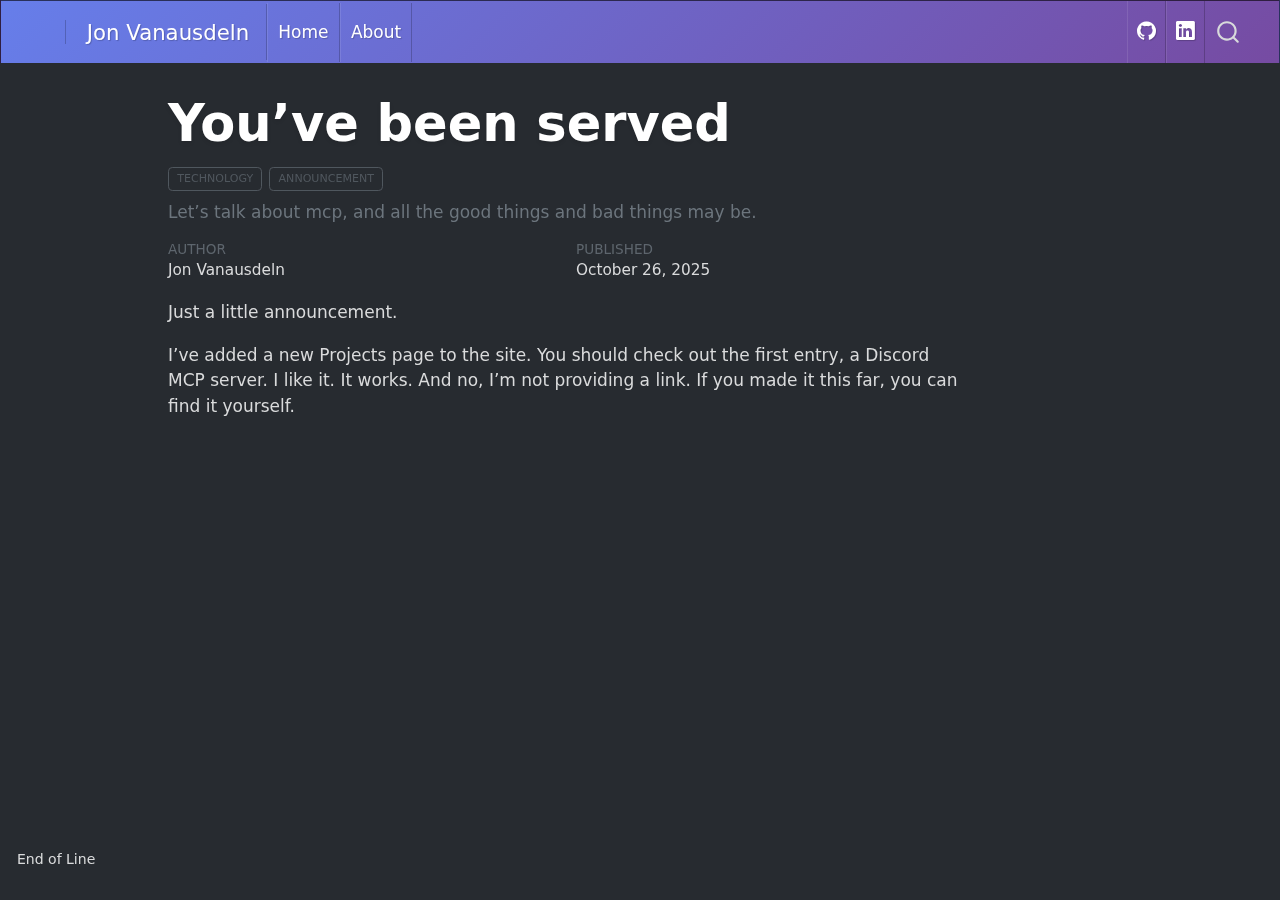
<file: blog-posts/youve-been-served/index.html>
<!DOCTYPE html>
<html xmlns="http://www.w3.org/1999/xhtml" lang="en" xml:lang="en"><head>

<meta charset="utf-8">
<meta name="generator" content="quarto-1.8.25">

<meta name="viewport" content="width=device-width, initial-scale=1.0, user-scalable=yes">

<meta name="author" content="Jon Vanausdeln">
<meta name="dcterms.date" content="2025-10-26">
<meta name="description" content="Let’s talk about mcp, and all the good things and bad things may be.">

<title>You’ve been served – Jon Vanausdeln</title>
<style>
code{white-space: pre-wrap;}
span.smallcaps{font-variant: small-caps;}
div.columns{display: flex; gap: min(4vw, 1.5em);}
div.column{flex: auto; overflow-x: auto;}
div.hanging-indent{margin-left: 1.5em; text-indent: -1.5em;}
ul.task-list{list-style: none;}
ul.task-list li input[type="checkbox"] {
  width: 0.8em;
  margin: 0 0.8em 0.2em -1em; /* quarto-specific, see https://github.com/quarto-dev/quarto-cli/issues/4556 */ 
  vertical-align: middle;
}
</style>


<script src="../../site_libs/quarto-nav/quarto-nav.js"></script>
<script src="../../site_libs/quarto-nav/headroom.min.js"></script>
<script src="../../site_libs/clipboard/clipboard.min.js"></script>
<script src="../../site_libs/quarto-search/autocomplete.umd.js"></script>
<script src="../../site_libs/quarto-search/fuse.min.js"></script>
<script src="../../site_libs/quarto-search/quarto-search.js"></script>
<meta name="quarto:offset" content="../../">
<link href="../../assets/images/JRV-logo.png" rel="icon" type="image/png">
<script src="../../site_libs/quarto-html/quarto.js" type="module"></script>
<script src="../../site_libs/quarto-html/tabsets/tabsets.js" type="module"></script>
<script src="../../site_libs/quarto-html/axe/axe-check.js" type="module"></script>
<script src="../../site_libs/quarto-html/popper.min.js"></script>
<script src="../../site_libs/quarto-html/tippy.umd.min.js"></script>
<script src="../../site_libs/quarto-html/anchor.min.js"></script>
<link href="../../site_libs/quarto-html/tippy.css" rel="stylesheet">
<link href="../../site_libs/quarto-html/quarto-syntax-highlighting-dark-707d8167ce6003fca903bfe2be84ab7f.css" rel="stylesheet" id="quarto-text-highlighting-styles">
<script src="../../site_libs/bootstrap/bootstrap.min.js"></script>
<link href="../../site_libs/bootstrap/bootstrap-icons.css" rel="stylesheet">
<link href="../../site_libs/bootstrap/bootstrap-cd7def9e3ae1f556a047e8e425ff71f9.min.css" rel="stylesheet" append-hash="true" id="quarto-bootstrap" data-mode="dark">
<script id="quarto-search-options" type="application/json">{
  "location": "navbar",
  "copy-button": false,
  "collapse-after": 3,
  "panel-placement": "end",
  "type": "overlay",
  "limit": 50,
  "keyboard-shortcut": [
    "f",
    "/",
    "s"
  ],
  "show-item-context": false,
  "language": {
    "search-no-results-text": "No results",
    "search-matching-documents-text": "matching documents",
    "search-copy-link-title": "Copy link to search",
    "search-hide-matches-text": "Hide additional matches",
    "search-more-match-text": "more match in this document",
    "search-more-matches-text": "more matches in this document",
    "search-clear-button-title": "Clear",
    "search-text-placeholder": "",
    "search-detached-cancel-button-title": "Cancel",
    "search-submit-button-title": "Submit",
    "search-label": "Search"
  }
}</script>
<script async="" src="https://www.googletagmanager.com/gtag/js?id=G-1Q94CN29V0"></script>

<script type="text/javascript">

window.dataLayer = window.dataLayer || [];
function gtag(){dataLayer.push(arguments);}
gtag('js', new Date());
gtag('config', 'G-1Q94CN29V0', { 'anonymize_ip': true});
</script>


<link rel="stylesheet" href="../../assets/css/styles.css">
<meta property="og:title" content="You’ve been served – Jon Vanausdeln">
<meta property="og:description" content="Let’s talk about mcp, and all the good things and bad things may be.">
<meta property="og:site_name" content="Jon Vanausdeln">
</head>

<body class="nav-fixed quarto-light">

<div id="quarto-search-results"></div>
  <header id="quarto-header" class="headroom fixed-top">
    <nav class="navbar navbar-expand-lg " data-bs-theme="dark">
      <div class="navbar-container container-fluid">
      <div class="navbar-brand-container mx-auto">
    <a href="../../index.html" class="navbar-brand navbar-brand-logo">
    </a>
    <a class="navbar-brand" href="../../index.html">
    <span class="navbar-title">Jon Vanausdeln</span>
    </a>
  </div>
            <div id="quarto-search" class="" title="Search"></div>
          <button class="navbar-toggler" type="button" data-bs-toggle="collapse" data-bs-target="#navbarCollapse" aria-controls="navbarCollapse" role="menu" aria-expanded="false" aria-label="Toggle navigation" onclick="if (window.quartoToggleHeadroom) { window.quartoToggleHeadroom(); }">
  <span class="navbar-toggler-icon"></span>
</button>
          <div class="collapse navbar-collapse" id="navbarCollapse">
            <ul class="navbar-nav navbar-nav-scroll me-auto">
  <li class="nav-item">
    <a class="nav-link" href="../../index.html"> 
<span class="menu-text">Home</span></a>
  </li>  
  <li class="nav-item">
    <a class="nav-link" href="../../about.html"> 
<span class="menu-text">About</span></a>
  </li>  
</ul>
            <ul class="navbar-nav navbar-nav-scroll ms-auto">
  <li class="nav-item compact">
    <a class="nav-link" href="https://github.com/jonvanausdeln" target="_blank"> <i class="bi bi-github" role="img">
</i> 
<span class="menu-text"></span></a>
  </li>  
  <li class="nav-item compact">
    <a class="nav-link" href="https://www.linkedin.com/in/jonvanausdeln/" target="_blank"> <i class="bi bi-linkedin" role="img">
</i> 
<span class="menu-text"></span></a>
  </li>  
</ul>
          </div> <!-- /navcollapse -->
            <div class="quarto-navbar-tools">
</div>
      </div> <!-- /container-fluid -->
    </nav>
</header>
<!-- content -->
<div id="quarto-content" class="quarto-container page-columns page-rows-contents page-layout-article page-navbar">
<!-- sidebar -->
<!-- margin-sidebar -->
    <div id="quarto-margin-sidebar" class="sidebar margin-sidebar zindex-bottom">
        
    </div>
<!-- main -->
<main class="content" id="quarto-document-content">

<header id="title-block-header" class="quarto-title-block default">
<div class="quarto-title">
<h1 class="title">You’ve been served</h1>
  <div class="quarto-categories">
    <div class="quarto-category">technology</div>
    <div class="quarto-category">announcement</div>
  </div>
  </div>

<div>
  <div class="description">
    Let’s talk about mcp, and all the good things and bad things may be.
  </div>
</div>


<div class="quarto-title-meta">

    <div>
    <div class="quarto-title-meta-heading">Author</div>
    <div class="quarto-title-meta-contents">
             <p>Jon Vanausdeln </p>
          </div>
  </div>
    
    <div>
    <div class="quarto-title-meta-heading">Published</div>
    <div class="quarto-title-meta-contents">
      <p class="date">October 26, 2025</p>
    </div>
  </div>
  
    
  </div>
  


</header>


<p>Just a little announcement.</p>
<p>I’ve added a new Projects page to the site. You should check out the first entry, a Discord MCP server. I like it. It works. And no, I’m not providing a link. If you made it this far, you can find it yourself.</p>



</main> <!-- /main -->
<script id="quarto-html-after-body" type="application/javascript">
  window.document.addEventListener("DOMContentLoaded", function (event) {
    const icon = "";
    const anchorJS = new window.AnchorJS();
    anchorJS.options = {
      placement: 'right',
      icon: icon
    };
    anchorJS.add('.anchored');
    const isCodeAnnotation = (el) => {
      for (const clz of el.classList) {
        if (clz.startsWith('code-annotation-')) {                     
          return true;
        }
      }
      return false;
    }
    const onCopySuccess = function(e) {
      // button target
      const button = e.trigger;
      // don't keep focus
      button.blur();
      // flash "checked"
      button.classList.add('code-copy-button-checked');
      var currentTitle = button.getAttribute("title");
      button.setAttribute("title", "Copied!");
      let tooltip;
      if (window.bootstrap) {
        button.setAttribute("data-bs-toggle", "tooltip");
        button.setAttribute("data-bs-placement", "left");
        button.setAttribute("data-bs-title", "Copied!");
        tooltip = new bootstrap.Tooltip(button, 
          { trigger: "manual", 
            customClass: "code-copy-button-tooltip",
            offset: [0, -8]});
        tooltip.show();    
      }
      setTimeout(function() {
        if (tooltip) {
          tooltip.hide();
          button.removeAttribute("data-bs-title");
          button.removeAttribute("data-bs-toggle");
          button.removeAttribute("data-bs-placement");
        }
        button.setAttribute("title", currentTitle);
        button.classList.remove('code-copy-button-checked');
      }, 1000);
      // clear code selection
      e.clearSelection();
    }
    const getTextToCopy = function(trigger) {
      const outerScaffold = trigger.parentElement.cloneNode(true);
      const codeEl = outerScaffold.querySelector('code');
      for (const childEl of codeEl.children) {
        if (isCodeAnnotation(childEl)) {
          childEl.remove();
        }
      }
      return codeEl.innerText;
    }
    const clipboard = new window.ClipboardJS('.code-copy-button:not([data-in-quarto-modal])', {
      text: getTextToCopy
    });
    clipboard.on('success', onCopySuccess);
    if (window.document.getElementById('quarto-embedded-source-code-modal')) {
      const clipboardModal = new window.ClipboardJS('.code-copy-button[data-in-quarto-modal]', {
        text: getTextToCopy,
        container: window.document.getElementById('quarto-embedded-source-code-modal')
      });
      clipboardModal.on('success', onCopySuccess);
    }
      var localhostRegex = new RegExp(/^(?:http|https):\/\/localhost\:?[0-9]*\//);
      var mailtoRegex = new RegExp(/^mailto:/);
        var filterRegex = new RegExp("https:\/\/www\.jonvanausdeln\.com");
      var isInternal = (href) => {
          return filterRegex.test(href) || localhostRegex.test(href) || mailtoRegex.test(href);
      }
      // Inspect non-navigation links and adorn them if external
     var links = window.document.querySelectorAll('a[href]:not(.nav-link):not(.navbar-brand):not(.toc-action):not(.sidebar-link):not(.sidebar-item-toggle):not(.pagination-link):not(.no-external):not([aria-hidden]):not(.dropdown-item):not(.quarto-navigation-tool):not(.about-link)');
      for (var i=0; i<links.length; i++) {
        const link = links[i];
        if (!isInternal(link.href)) {
          // undo the damage that might have been done by quarto-nav.js in the case of
          // links that we want to consider external
          if (link.dataset.originalHref !== undefined) {
            link.href = link.dataset.originalHref;
          }
        }
      }
    function tippyHover(el, contentFn, onTriggerFn, onUntriggerFn) {
      const config = {
        allowHTML: true,
        maxWidth: 500,
        delay: 100,
        arrow: false,
        appendTo: function(el) {
            return el.parentElement;
        },
        interactive: true,
        interactiveBorder: 10,
        theme: 'quarto',
        placement: 'bottom-start',
      };
      if (contentFn) {
        config.content = contentFn;
      }
      if (onTriggerFn) {
        config.onTrigger = onTriggerFn;
      }
      if (onUntriggerFn) {
        config.onUntrigger = onUntriggerFn;
      }
      window.tippy(el, config); 
    }
    const noterefs = window.document.querySelectorAll('a[role="doc-noteref"]');
    for (var i=0; i<noterefs.length; i++) {
      const ref = noterefs[i];
      tippyHover(ref, function() {
        // use id or data attribute instead here
        let href = ref.getAttribute('data-footnote-href') || ref.getAttribute('href');
        try { href = new URL(href).hash; } catch {}
        const id = href.replace(/^#\/?/, "");
        const note = window.document.getElementById(id);
        if (note) {
          return note.innerHTML;
        } else {
          return "";
        }
      });
    }
    const xrefs = window.document.querySelectorAll('a.quarto-xref');
    const processXRef = (id, note) => {
      // Strip column container classes
      const stripColumnClz = (el) => {
        el.classList.remove("page-full", "page-columns");
        if (el.children) {
          for (const child of el.children) {
            stripColumnClz(child);
          }
        }
      }
      stripColumnClz(note)
      if (id === null || id.startsWith('sec-')) {
        // Special case sections, only their first couple elements
        const container = document.createElement("div");
        if (note.children && note.children.length > 2) {
          container.appendChild(note.children[0].cloneNode(true));
          for (let i = 1; i < note.children.length; i++) {
            const child = note.children[i];
            if (child.tagName === "P" && child.innerText === "") {
              continue;
            } else {
              container.appendChild(child.cloneNode(true));
              break;
            }
          }
          if (window.Quarto?.typesetMath) {
            window.Quarto.typesetMath(container);
          }
          return container.innerHTML
        } else {
          if (window.Quarto?.typesetMath) {
            window.Quarto.typesetMath(note);
          }
          return note.innerHTML;
        }
      } else {
        // Remove any anchor links if they are present
        const anchorLink = note.querySelector('a.anchorjs-link');
        if (anchorLink) {
          anchorLink.remove();
        }
        if (window.Quarto?.typesetMath) {
          window.Quarto.typesetMath(note);
        }
        if (note.classList.contains("callout")) {
          return note.outerHTML;
        } else {
          return note.innerHTML;
        }
      }
    }
    for (var i=0; i<xrefs.length; i++) {
      const xref = xrefs[i];
      tippyHover(xref, undefined, function(instance) {
        instance.disable();
        let url = xref.getAttribute('href');
        let hash = undefined; 
        if (url.startsWith('#')) {
          hash = url;
        } else {
          try { hash = new URL(url).hash; } catch {}
        }
        if (hash) {
          const id = hash.replace(/^#\/?/, "");
          const note = window.document.getElementById(id);
          if (note !== null) {
            try {
              const html = processXRef(id, note.cloneNode(true));
              instance.setContent(html);
            } finally {
              instance.enable();
              instance.show();
            }
          } else {
            // See if we can fetch this
            fetch(url.split('#')[0])
            .then(res => res.text())
            .then(html => {
              const parser = new DOMParser();
              const htmlDoc = parser.parseFromString(html, "text/html");
              const note = htmlDoc.getElementById(id);
              if (note !== null) {
                const html = processXRef(id, note);
                instance.setContent(html);
              } 
            }).finally(() => {
              instance.enable();
              instance.show();
            });
          }
        } else {
          // See if we can fetch a full url (with no hash to target)
          // This is a special case and we should probably do some content thinning / targeting
          fetch(url)
          .then(res => res.text())
          .then(html => {
            const parser = new DOMParser();
            const htmlDoc = parser.parseFromString(html, "text/html");
            const note = htmlDoc.querySelector('main.content');
            if (note !== null) {
              // This should only happen for chapter cross references
              // (since there is no id in the URL)
              // remove the first header
              if (note.children.length > 0 && note.children[0].tagName === "HEADER") {
                note.children[0].remove();
              }
              const html = processXRef(null, note);
              instance.setContent(html);
            } 
          }).finally(() => {
            instance.enable();
            instance.show();
          });
        }
      }, function(instance) {
      });
    }
        let selectedAnnoteEl;
        const selectorForAnnotation = ( cell, annotation) => {
          let cellAttr = 'data-code-cell="' + cell + '"';
          let lineAttr = 'data-code-annotation="' +  annotation + '"';
          const selector = 'span[' + cellAttr + '][' + lineAttr + ']';
          return selector;
        }
        const selectCodeLines = (annoteEl) => {
          const doc = window.document;
          const targetCell = annoteEl.getAttribute("data-target-cell");
          const targetAnnotation = annoteEl.getAttribute("data-target-annotation");
          const annoteSpan = window.document.querySelector(selectorForAnnotation(targetCell, targetAnnotation));
          const lines = annoteSpan.getAttribute("data-code-lines").split(",");
          const lineIds = lines.map((line) => {
            return targetCell + "-" + line;
          })
          let top = null;
          let height = null;
          let parent = null;
          if (lineIds.length > 0) {
              //compute the position of the single el (top and bottom and make a div)
              const el = window.document.getElementById(lineIds[0]);
              top = el.offsetTop;
              height = el.offsetHeight;
              parent = el.parentElement.parentElement;
            if (lineIds.length > 1) {
              const lastEl = window.document.getElementById(lineIds[lineIds.length - 1]);
              const bottom = lastEl.offsetTop + lastEl.offsetHeight;
              height = bottom - top;
            }
            if (top !== null && height !== null && parent !== null) {
              // cook up a div (if necessary) and position it 
              let div = window.document.getElementById("code-annotation-line-highlight");
              if (div === null) {
                div = window.document.createElement("div");
                div.setAttribute("id", "code-annotation-line-highlight");
                div.style.position = 'absolute';
                parent.appendChild(div);
              }
              div.style.top = top - 2 + "px";
              div.style.height = height + 4 + "px";
              div.style.left = 0;
              let gutterDiv = window.document.getElementById("code-annotation-line-highlight-gutter");
              if (gutterDiv === null) {
                gutterDiv = window.document.createElement("div");
                gutterDiv.setAttribute("id", "code-annotation-line-highlight-gutter");
                gutterDiv.style.position = 'absolute';
                const codeCell = window.document.getElementById(targetCell);
                const gutter = codeCell.querySelector('.code-annotation-gutter');
                gutter.appendChild(gutterDiv);
              }
              gutterDiv.style.top = top - 2 + "px";
              gutterDiv.style.height = height + 4 + "px";
            }
            selectedAnnoteEl = annoteEl;
          }
        };
        const unselectCodeLines = () => {
          const elementsIds = ["code-annotation-line-highlight", "code-annotation-line-highlight-gutter"];
          elementsIds.forEach((elId) => {
            const div = window.document.getElementById(elId);
            if (div) {
              div.remove();
            }
          });
          selectedAnnoteEl = undefined;
        };
          // Handle positioning of the toggle
      window.addEventListener(
        "resize",
        throttle(() => {
          elRect = undefined;
          if (selectedAnnoteEl) {
            selectCodeLines(selectedAnnoteEl);
          }
        }, 10)
      );
      function throttle(fn, ms) {
      let throttle = false;
      let timer;
        return (...args) => {
          if(!throttle) { // first call gets through
              fn.apply(this, args);
              throttle = true;
          } else { // all the others get throttled
              if(timer) clearTimeout(timer); // cancel #2
              timer = setTimeout(() => {
                fn.apply(this, args);
                timer = throttle = false;
              }, ms);
          }
        };
      }
        // Attach click handler to the DT
        const annoteDls = window.document.querySelectorAll('dt[data-target-cell]');
        for (const annoteDlNode of annoteDls) {
          annoteDlNode.addEventListener('click', (event) => {
            const clickedEl = event.target;
            if (clickedEl !== selectedAnnoteEl) {
              unselectCodeLines();
              const activeEl = window.document.querySelector('dt[data-target-cell].code-annotation-active');
              if (activeEl) {
                activeEl.classList.remove('code-annotation-active');
              }
              selectCodeLines(clickedEl);
              clickedEl.classList.add('code-annotation-active');
            } else {
              // Unselect the line
              unselectCodeLines();
              clickedEl.classList.remove('code-annotation-active');
            }
          });
        }
    const findCites = (el) => {
      const parentEl = el.parentElement;
      if (parentEl) {
        const cites = parentEl.dataset.cites;
        if (cites) {
          return {
            el,
            cites: cites.split(' ')
          };
        } else {
          return findCites(el.parentElement)
        }
      } else {
        return undefined;
      }
    };
    var bibliorefs = window.document.querySelectorAll('a[role="doc-biblioref"]');
    for (var i=0; i<bibliorefs.length; i++) {
      const ref = bibliorefs[i];
      const citeInfo = findCites(ref);
      if (citeInfo) {
        tippyHover(citeInfo.el, function() {
          var popup = window.document.createElement('div');
          citeInfo.cites.forEach(function(cite) {
            var citeDiv = window.document.createElement('div');
            citeDiv.classList.add('hanging-indent');
            citeDiv.classList.add('csl-entry');
            var biblioDiv = window.document.getElementById('ref-' + cite);
            if (biblioDiv) {
              citeDiv.innerHTML = biblioDiv.innerHTML;
            }
            popup.appendChild(citeDiv);
          });
          return popup.innerHTML;
        });
      }
    }
  });
  </script>
</div> <!-- /content -->
<footer class="footer">
  <div class="nav-footer">
    <div class="nav-footer-left">
<p>End of Line</p>
</div>   
    <div class="nav-footer-center">
      &nbsp;
    </div>
    <div class="nav-footer-right">
      &nbsp;
    </div>
  </div>
</footer>




</body></html>
</file>
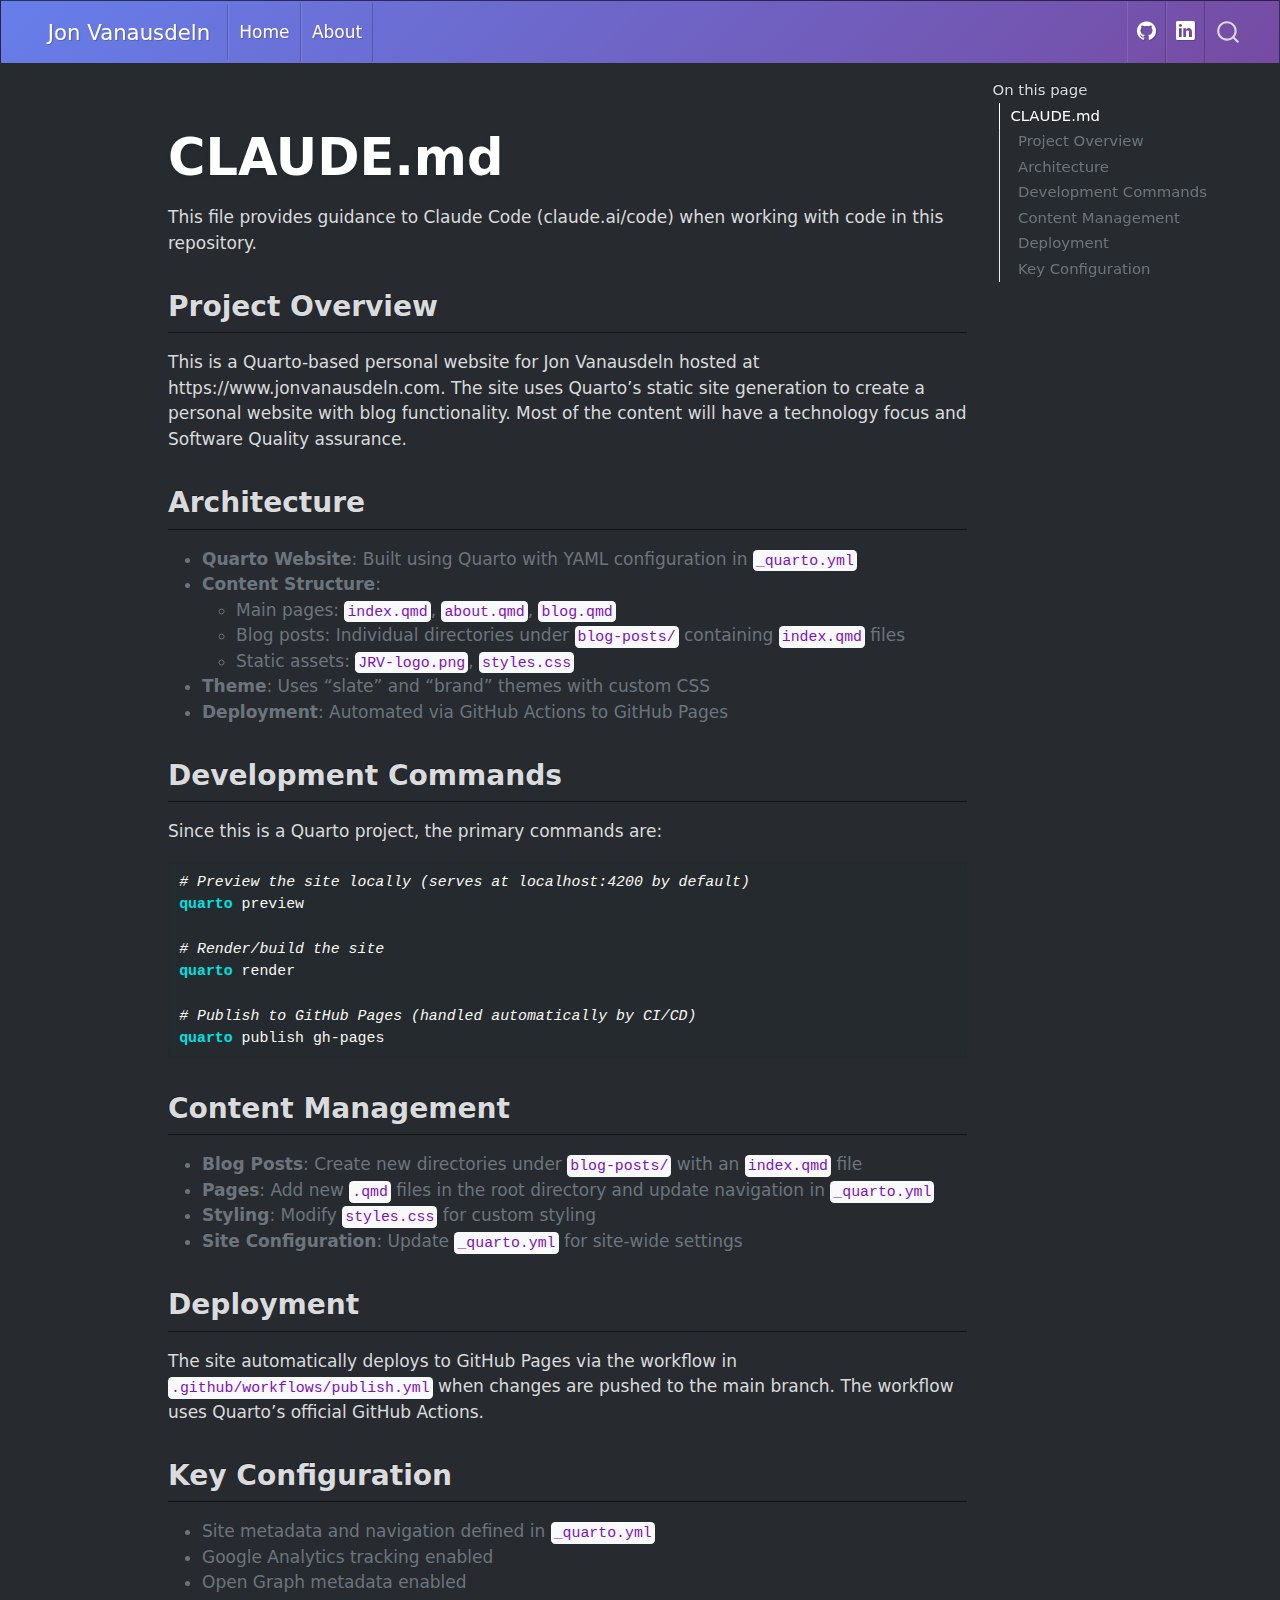
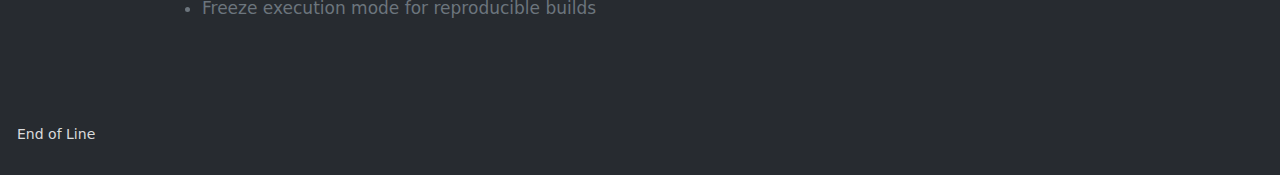
<file: CLAUDE.html>
<!DOCTYPE html>
<html xmlns="http://www.w3.org/1999/xhtml" lang="en" xml:lang="en"><head>

<meta charset="utf-8">
<meta name="generator" content="quarto-1.7.34">

<meta name="viewport" content="width=device-width, initial-scale=1.0, user-scalable=yes">


<title>claude – Jon Vanausdeln</title>
<style>
code{white-space: pre-wrap;}
span.smallcaps{font-variant: small-caps;}
div.columns{display: flex; gap: min(4vw, 1.5em);}
div.column{flex: auto; overflow-x: auto;}
div.hanging-indent{margin-left: 1.5em; text-indent: -1.5em;}
ul.task-list{list-style: none;}
ul.task-list li input[type="checkbox"] {
  width: 0.8em;
  margin: 0 0.8em 0.2em -1em; /* quarto-specific, see https://github.com/quarto-dev/quarto-cli/issues/4556 */ 
  vertical-align: middle;
}
/* CSS for syntax highlighting */
html { -webkit-text-size-adjust: 100%; }
pre > code.sourceCode { white-space: pre; position: relative; }
pre > code.sourceCode > span { display: inline-block; line-height: 1.25; }
pre > code.sourceCode > span:empty { height: 1.2em; }
.sourceCode { overflow: visible; }
code.sourceCode > span { color: inherit; text-decoration: inherit; }
div.sourceCode { margin: 1em 0; }
pre.sourceCode { margin: 0; }
@media screen {
div.sourceCode { overflow: auto; }
}
@media print {
pre > code.sourceCode { white-space: pre-wrap; }
pre > code.sourceCode > span { text-indent: -5em; padding-left: 5em; }
}
pre.numberSource code
  { counter-reset: source-line 0; }
pre.numberSource code > span
  { position: relative; left: -4em; counter-increment: source-line; }
pre.numberSource code > span > a:first-child::before
  { content: counter(source-line);
    position: relative; left: -1em; text-align: right; vertical-align: baseline;
    border: none; display: inline-block;
    -webkit-touch-callout: none; -webkit-user-select: none;
    -khtml-user-select: none; -moz-user-select: none;
    -ms-user-select: none; user-select: none;
    padding: 0 4px; width: 4em;
  }
pre.numberSource { margin-left: 3em;  padding-left: 4px; }
div.sourceCode
  {   }
@media screen {
pre > code.sourceCode > span > a:first-child::before { text-decoration: underline; }
}
</style>


<script src="site_libs/quarto-nav/quarto-nav.js"></script>
<script src="site_libs/quarto-nav/headroom.min.js"></script>
<script src="site_libs/clipboard/clipboard.min.js"></script>
<script src="site_libs/quarto-search/autocomplete.umd.js"></script>
<script src="site_libs/quarto-search/fuse.min.js"></script>
<script src="site_libs/quarto-search/quarto-search.js"></script>
<meta name="quarto:offset" content="./">
<link href="./assets/images/JRV-logo.png" rel="icon" type="image/png">
<script src="site_libs/quarto-html/quarto.js" type="module"></script>
<script src="site_libs/quarto-html/tabsets/tabsets.js" type="module"></script>
<script src="site_libs/quarto-html/popper.min.js"></script>
<script src="site_libs/quarto-html/tippy.umd.min.js"></script>
<script src="site_libs/quarto-html/anchor.min.js"></script>
<link href="site_libs/quarto-html/tippy.css" rel="stylesheet">
<link href="site_libs/quarto-html/quarto-syntax-highlighting-dark-befe23ebd2f54d8af2c8a89d1a1611f1.css" rel="stylesheet" id="quarto-text-highlighting-styles">
<script src="site_libs/bootstrap/bootstrap.min.js"></script>
<link href="site_libs/bootstrap/bootstrap-icons.css" rel="stylesheet">
<link href="site_libs/bootstrap/bootstrap-638d6150c284198a6fcacf16ec2958a5.min.css" rel="stylesheet" append-hash="true" id="quarto-bootstrap" data-mode="dark">
<script id="quarto-search-options" type="application/json">{
  "location": "navbar",
  "copy-button": false,
  "collapse-after": 3,
  "panel-placement": "end",
  "type": "overlay",
  "limit": 50,
  "keyboard-shortcut": [
    "f",
    "/",
    "s"
  ],
  "show-item-context": false,
  "language": {
    "search-no-results-text": "No results",
    "search-matching-documents-text": "matching documents",
    "search-copy-link-title": "Copy link to search",
    "search-hide-matches-text": "Hide additional matches",
    "search-more-match-text": "more match in this document",
    "search-more-matches-text": "more matches in this document",
    "search-clear-button-title": "Clear",
    "search-text-placeholder": "",
    "search-detached-cancel-button-title": "Cancel",
    "search-submit-button-title": "Submit",
    "search-label": "Search"
  }
}</script>
<script async="" src="https://www.googletagmanager.com/gtag/js?id=G-1Q94CN29V0"></script>

<script type="text/javascript">

window.dataLayer = window.dataLayer || [];
function gtag(){dataLayer.push(arguments);}
gtag('js', new Date());
gtag('config', 'G-1Q94CN29V0', { 'anonymize_ip': true});
</script>


<link rel="stylesheet" href="assets/css/styles.css">
<meta property="og:title" content="Jon Vanausdeln">
<meta property="og:description" content="It’s my party.">
<meta property="og:site_name" content="Jon Vanausdeln">
</head>

<body class="nav-fixed quarto-light">

<div id="quarto-search-results"></div>
  <header id="quarto-header" class="headroom fixed-top">
    <nav class="navbar navbar-expand-lg " data-bs-theme="dark">
      <div class="navbar-container container-fluid">
      <div class="navbar-brand-container mx-auto">
    <a class="navbar-brand" href="./index.html">
    <span class="navbar-title">Jon Vanausdeln</span>
    </a>
  </div>
            <div id="quarto-search" class="" title="Search"></div>
          <button class="navbar-toggler" type="button" data-bs-toggle="collapse" data-bs-target="#navbarCollapse" aria-controls="navbarCollapse" role="menu" aria-expanded="false" aria-label="Toggle navigation" onclick="if (window.quartoToggleHeadroom) { window.quartoToggleHeadroom(); }">
  <span class="navbar-toggler-icon"></span>
</button>
          <div class="collapse navbar-collapse" id="navbarCollapse">
            <ul class="navbar-nav navbar-nav-scroll me-auto">
  <li class="nav-item">
    <a class="nav-link" href="./index.html"> 
<span class="menu-text">Home</span></a>
  </li>  
  <li class="nav-item">
    <a class="nav-link" href="./about.html"> 
<span class="menu-text">About</span></a>
  </li>  
</ul>
            <ul class="navbar-nav navbar-nav-scroll ms-auto">
  <li class="nav-item compact">
    <a class="nav-link" href="https://github.com/jonvanausdeln" target="_blank"> <i class="bi bi-github" role="img">
</i> 
<span class="menu-text"></span></a>
  </li>  
  <li class="nav-item compact">
    <a class="nav-link" href="https://www.linkedin.com/in/jonvanausdeln/" target="_blank"> <i class="bi bi-linkedin" role="img">
</i> 
<span class="menu-text"></span></a>
  </li>  
</ul>
          </div> <!-- /navcollapse -->
            <div class="quarto-navbar-tools">
</div>
      </div> <!-- /container-fluid -->
    </nav>
</header>
<!-- content -->
<div id="quarto-content" class="quarto-container page-columns page-rows-contents page-layout-article page-navbar">
<!-- sidebar -->
<!-- margin-sidebar -->
    <div id="quarto-margin-sidebar" class="sidebar margin-sidebar">
        <nav id="TOC" role="doc-toc" class="toc-active">
    <h2 id="toc-title">On this page</h2>
   
  <ul>
  <li><a href="#claude.md" id="toc-claude.md" class="nav-link active" data-scroll-target="#claude.md">CLAUDE.md</a>
  <ul class="collapse">
  <li><a href="#project-overview" id="toc-project-overview" class="nav-link" data-scroll-target="#project-overview">Project Overview</a></li>
  <li><a href="#architecture" id="toc-architecture" class="nav-link" data-scroll-target="#architecture">Architecture</a></li>
  <li><a href="#development-commands" id="toc-development-commands" class="nav-link" data-scroll-target="#development-commands">Development Commands</a></li>
  <li><a href="#content-management" id="toc-content-management" class="nav-link" data-scroll-target="#content-management">Content Management</a></li>
  <li><a href="#deployment" id="toc-deployment" class="nav-link" data-scroll-target="#deployment">Deployment</a></li>
  <li><a href="#key-configuration" id="toc-key-configuration" class="nav-link" data-scroll-target="#key-configuration">Key Configuration</a></li>
  </ul></li>
  </ul>
</nav>
    </div>
<!-- main -->
<main class="content" id="quarto-document-content"><header id="title-block-header" class="quarto-title-block"></header>




<section id="claude.md" class="level1">
<h1>CLAUDE.md</h1>
<p>This file provides guidance to Claude Code (claude.ai/code) when working with code in this repository.</p>
<section id="project-overview" class="level2">
<h2 class="anchored" data-anchor-id="project-overview">Project Overview</h2>
<p>This is a Quarto-based personal website for Jon Vanausdeln hosted at https://www.jonvanausdeln.com. The site uses Quarto’s static site generation to create a personal website with blog functionality. Most of the content will have a technology focus and Software Quality assurance.</p>
</section>
<section id="architecture" class="level2">
<h2 class="anchored" data-anchor-id="architecture">Architecture</h2>
<ul>
<li><strong>Quarto Website</strong>: Built using Quarto with YAML configuration in <code>_quarto.yml</code></li>
<li><strong>Content Structure</strong>:
<ul>
<li>Main pages: <code>index.qmd</code>, <code>about.qmd</code>, <code>blog.qmd</code></li>
<li>Blog posts: Individual directories under <code>blog-posts/</code> containing <code>index.qmd</code> files</li>
<li>Static assets: <code>JRV-logo.png</code>, <code>styles.css</code></li>
</ul></li>
<li><strong>Theme</strong>: Uses “slate” and “brand” themes with custom CSS</li>
<li><strong>Deployment</strong>: Automated via GitHub Actions to GitHub Pages</li>
</ul>
</section>
<section id="development-commands" class="level2">
<h2 class="anchored" data-anchor-id="development-commands">Development Commands</h2>
<p>Since this is a Quarto project, the primary commands are:</p>
<div class="sourceCode" id="cb1"><pre class="sourceCode bash code-with-copy"><code class="sourceCode bash"><span id="cb1-1"><a href="#cb1-1" aria-hidden="true" tabindex="-1"></a><span class="co"># Preview the site locally (serves at localhost:4200 by default)</span></span>
<span id="cb1-2"><a href="#cb1-2" aria-hidden="true" tabindex="-1"></a><span class="ex">quarto</span> preview</span>
<span id="cb1-3"><a href="#cb1-3" aria-hidden="true" tabindex="-1"></a></span>
<span id="cb1-4"><a href="#cb1-4" aria-hidden="true" tabindex="-1"></a><span class="co"># Render/build the site</span></span>
<span id="cb1-5"><a href="#cb1-5" aria-hidden="true" tabindex="-1"></a><span class="ex">quarto</span> render</span>
<span id="cb1-6"><a href="#cb1-6" aria-hidden="true" tabindex="-1"></a></span>
<span id="cb1-7"><a href="#cb1-7" aria-hidden="true" tabindex="-1"></a><span class="co"># Publish to GitHub Pages (handled automatically by CI/CD)</span></span>
<span id="cb1-8"><a href="#cb1-8" aria-hidden="true" tabindex="-1"></a><span class="ex">quarto</span> publish gh-pages</span></code><button title="Copy to Clipboard" class="code-copy-button"><i class="bi"></i></button></pre></div>
</section>
<section id="content-management" class="level2">
<h2 class="anchored" data-anchor-id="content-management">Content Management</h2>
<ul>
<li><strong>Blog Posts</strong>: Create new directories under <code>blog-posts/</code> with an <code>index.qmd</code> file</li>
<li><strong>Pages</strong>: Add new <code>.qmd</code> files in the root directory and update navigation in <code>_quarto.yml</code></li>
<li><strong>Styling</strong>: Modify <code>styles.css</code> for custom styling</li>
<li><strong>Site Configuration</strong>: Update <code>_quarto.yml</code> for site-wide settings</li>
</ul>
</section>
<section id="deployment" class="level2">
<h2 class="anchored" data-anchor-id="deployment">Deployment</h2>
<p>The site automatically deploys to GitHub Pages via the workflow in <code>.github/workflows/publish.yml</code> when changes are pushed to the main branch. The workflow uses Quarto’s official GitHub Actions.</p>
</section>
<section id="key-configuration" class="level2">
<h2 class="anchored" data-anchor-id="key-configuration">Key Configuration</h2>
<ul>
<li>Site metadata and navigation defined in <code>_quarto.yml</code></li>
<li>Google Analytics tracking enabled</li>
<li>Open Graph metadata enabled</li>
<li>Freeze execution mode for reproducible builds</li>
</ul>


</section>
</section>

</main> <!-- /main -->
<script id="quarto-html-after-body" type="application/javascript">
  window.document.addEventListener("DOMContentLoaded", function (event) {
    const icon = "";
    const anchorJS = new window.AnchorJS();
    anchorJS.options = {
      placement: 'right',
      icon: icon
    };
    anchorJS.add('.anchored');
    const isCodeAnnotation = (el) => {
      for (const clz of el.classList) {
        if (clz.startsWith('code-annotation-')) {                     
          return true;
        }
      }
      return false;
    }
    const onCopySuccess = function(e) {
      // button target
      const button = e.trigger;
      // don't keep focus
      button.blur();
      // flash "checked"
      button.classList.add('code-copy-button-checked');
      var currentTitle = button.getAttribute("title");
      button.setAttribute("title", "Copied!");
      let tooltip;
      if (window.bootstrap) {
        button.setAttribute("data-bs-toggle", "tooltip");
        button.setAttribute("data-bs-placement", "left");
        button.setAttribute("data-bs-title", "Copied!");
        tooltip = new bootstrap.Tooltip(button, 
          { trigger: "manual", 
            customClass: "code-copy-button-tooltip",
            offset: [0, -8]});
        tooltip.show();    
      }
      setTimeout(function() {
        if (tooltip) {
          tooltip.hide();
          button.removeAttribute("data-bs-title");
          button.removeAttribute("data-bs-toggle");
          button.removeAttribute("data-bs-placement");
        }
        button.setAttribute("title", currentTitle);
        button.classList.remove('code-copy-button-checked');
      }, 1000);
      // clear code selection
      e.clearSelection();
    }
    const getTextToCopy = function(trigger) {
        const codeEl = trigger.previousElementSibling.cloneNode(true);
        for (const childEl of codeEl.children) {
          if (isCodeAnnotation(childEl)) {
            childEl.remove();
          }
        }
        return codeEl.innerText;
    }
    const clipboard = new window.ClipboardJS('.code-copy-button:not([data-in-quarto-modal])', {
      text: getTextToCopy
    });
    clipboard.on('success', onCopySuccess);
    if (window.document.getElementById('quarto-embedded-source-code-modal')) {
      const clipboardModal = new window.ClipboardJS('.code-copy-button[data-in-quarto-modal]', {
        text: getTextToCopy,
        container: window.document.getElementById('quarto-embedded-source-code-modal')
      });
      clipboardModal.on('success', onCopySuccess);
    }
      var localhostRegex = new RegExp(/^(?:http|https):\/\/localhost\:?[0-9]*\//);
      var mailtoRegex = new RegExp(/^mailto:/);
        var filterRegex = new RegExp("https:\/\/www\.jonvanausdeln\.com");
      var isInternal = (href) => {
          return filterRegex.test(href) || localhostRegex.test(href) || mailtoRegex.test(href);
      }
      // Inspect non-navigation links and adorn them if external
     var links = window.document.querySelectorAll('a[href]:not(.nav-link):not(.navbar-brand):not(.toc-action):not(.sidebar-link):not(.sidebar-item-toggle):not(.pagination-link):not(.no-external):not([aria-hidden]):not(.dropdown-item):not(.quarto-navigation-tool):not(.about-link)');
      for (var i=0; i<links.length; i++) {
        const link = links[i];
        if (!isInternal(link.href)) {
          // undo the damage that might have been done by quarto-nav.js in the case of
          // links that we want to consider external
          if (link.dataset.originalHref !== undefined) {
            link.href = link.dataset.originalHref;
          }
        }
      }
    function tippyHover(el, contentFn, onTriggerFn, onUntriggerFn) {
      const config = {
        allowHTML: true,
        maxWidth: 500,
        delay: 100,
        arrow: false,
        appendTo: function(el) {
            return el.parentElement;
        },
        interactive: true,
        interactiveBorder: 10,
        theme: 'quarto',
        placement: 'bottom-start',
      };
      if (contentFn) {
        config.content = contentFn;
      }
      if (onTriggerFn) {
        config.onTrigger = onTriggerFn;
      }
      if (onUntriggerFn) {
        config.onUntrigger = onUntriggerFn;
      }
      window.tippy(el, config); 
    }
    const noterefs = window.document.querySelectorAll('a[role="doc-noteref"]');
    for (var i=0; i<noterefs.length; i++) {
      const ref = noterefs[i];
      tippyHover(ref, function() {
        // use id or data attribute instead here
        let href = ref.getAttribute('data-footnote-href') || ref.getAttribute('href');
        try { href = new URL(href).hash; } catch {}
        const id = href.replace(/^#\/?/, "");
        const note = window.document.getElementById(id);
        if (note) {
          return note.innerHTML;
        } else {
          return "";
        }
      });
    }
    const xrefs = window.document.querySelectorAll('a.quarto-xref');
    const processXRef = (id, note) => {
      // Strip column container classes
      const stripColumnClz = (el) => {
        el.classList.remove("page-full", "page-columns");
        if (el.children) {
          for (const child of el.children) {
            stripColumnClz(child);
          }
        }
      }
      stripColumnClz(note)
      if (id === null || id.startsWith('sec-')) {
        // Special case sections, only their first couple elements
        const container = document.createElement("div");
        if (note.children && note.children.length > 2) {
          container.appendChild(note.children[0].cloneNode(true));
          for (let i = 1; i < note.children.length; i++) {
            const child = note.children[i];
            if (child.tagName === "P" && child.innerText === "") {
              continue;
            } else {
              container.appendChild(child.cloneNode(true));
              break;
            }
          }
          if (window.Quarto?.typesetMath) {
            window.Quarto.typesetMath(container);
          }
          return container.innerHTML
        } else {
          if (window.Quarto?.typesetMath) {
            window.Quarto.typesetMath(note);
          }
          return note.innerHTML;
        }
      } else {
        // Remove any anchor links if they are present
        const anchorLink = note.querySelector('a.anchorjs-link');
        if (anchorLink) {
          anchorLink.remove();
        }
        if (window.Quarto?.typesetMath) {
          window.Quarto.typesetMath(note);
        }
        if (note.classList.contains("callout")) {
          return note.outerHTML;
        } else {
          return note.innerHTML;
        }
      }
    }
    for (var i=0; i<xrefs.length; i++) {
      const xref = xrefs[i];
      tippyHover(xref, undefined, function(instance) {
        instance.disable();
        let url = xref.getAttribute('href');
        let hash = undefined; 
        if (url.startsWith('#')) {
          hash = url;
        } else {
          try { hash = new URL(url).hash; } catch {}
        }
        if (hash) {
          const id = hash.replace(/^#\/?/, "");
          const note = window.document.getElementById(id);
          if (note !== null) {
            try {
              const html = processXRef(id, note.cloneNode(true));
              instance.setContent(html);
            } finally {
              instance.enable();
              instance.show();
            }
          } else {
            // See if we can fetch this
            fetch(url.split('#')[0])
            .then(res => res.text())
            .then(html => {
              const parser = new DOMParser();
              const htmlDoc = parser.parseFromString(html, "text/html");
              const note = htmlDoc.getElementById(id);
              if (note !== null) {
                const html = processXRef(id, note);
                instance.setContent(html);
              } 
            }).finally(() => {
              instance.enable();
              instance.show();
            });
          }
        } else {
          // See if we can fetch a full url (with no hash to target)
          // This is a special case and we should probably do some content thinning / targeting
          fetch(url)
          .then(res => res.text())
          .then(html => {
            const parser = new DOMParser();
            const htmlDoc = parser.parseFromString(html, "text/html");
            const note = htmlDoc.querySelector('main.content');
            if (note !== null) {
              // This should only happen for chapter cross references
              // (since there is no id in the URL)
              // remove the first header
              if (note.children.length > 0 && note.children[0].tagName === "HEADER") {
                note.children[0].remove();
              }
              const html = processXRef(null, note);
              instance.setContent(html);
            } 
          }).finally(() => {
            instance.enable();
            instance.show();
          });
        }
      }, function(instance) {
      });
    }
        let selectedAnnoteEl;
        const selectorForAnnotation = ( cell, annotation) => {
          let cellAttr = 'data-code-cell="' + cell + '"';
          let lineAttr = 'data-code-annotation="' +  annotation + '"';
          const selector = 'span[' + cellAttr + '][' + lineAttr + ']';
          return selector;
        }
        const selectCodeLines = (annoteEl) => {
          const doc = window.document;
          const targetCell = annoteEl.getAttribute("data-target-cell");
          const targetAnnotation = annoteEl.getAttribute("data-target-annotation");
          const annoteSpan = window.document.querySelector(selectorForAnnotation(targetCell, targetAnnotation));
          const lines = annoteSpan.getAttribute("data-code-lines").split(",");
          const lineIds = lines.map((line) => {
            return targetCell + "-" + line;
          })
          let top = null;
          let height = null;
          let parent = null;
          if (lineIds.length > 0) {
              //compute the position of the single el (top and bottom and make a div)
              const el = window.document.getElementById(lineIds[0]);
              top = el.offsetTop;
              height = el.offsetHeight;
              parent = el.parentElement.parentElement;
            if (lineIds.length > 1) {
              const lastEl = window.document.getElementById(lineIds[lineIds.length - 1]);
              const bottom = lastEl.offsetTop + lastEl.offsetHeight;
              height = bottom - top;
            }
            if (top !== null && height !== null && parent !== null) {
              // cook up a div (if necessary) and position it 
              let div = window.document.getElementById("code-annotation-line-highlight");
              if (div === null) {
                div = window.document.createElement("div");
                div.setAttribute("id", "code-annotation-line-highlight");
                div.style.position = 'absolute';
                parent.appendChild(div);
              }
              div.style.top = top - 2 + "px";
              div.style.height = height + 4 + "px";
              div.style.left = 0;
              let gutterDiv = window.document.getElementById("code-annotation-line-highlight-gutter");
              if (gutterDiv === null) {
                gutterDiv = window.document.createElement("div");
                gutterDiv.setAttribute("id", "code-annotation-line-highlight-gutter");
                gutterDiv.style.position = 'absolute';
                const codeCell = window.document.getElementById(targetCell);
                const gutter = codeCell.querySelector('.code-annotation-gutter');
                gutter.appendChild(gutterDiv);
              }
              gutterDiv.style.top = top - 2 + "px";
              gutterDiv.style.height = height + 4 + "px";
            }
            selectedAnnoteEl = annoteEl;
          }
        };
        const unselectCodeLines = () => {
          const elementsIds = ["code-annotation-line-highlight", "code-annotation-line-highlight-gutter"];
          elementsIds.forEach((elId) => {
            const div = window.document.getElementById(elId);
            if (div) {
              div.remove();
            }
          });
          selectedAnnoteEl = undefined;
        };
          // Handle positioning of the toggle
      window.addEventListener(
        "resize",
        throttle(() => {
          elRect = undefined;
          if (selectedAnnoteEl) {
            selectCodeLines(selectedAnnoteEl);
          }
        }, 10)
      );
      function throttle(fn, ms) {
      let throttle = false;
      let timer;
        return (...args) => {
          if(!throttle) { // first call gets through
              fn.apply(this, args);
              throttle = true;
          } else { // all the others get throttled
              if(timer) clearTimeout(timer); // cancel #2
              timer = setTimeout(() => {
                fn.apply(this, args);
                timer = throttle = false;
              }, ms);
          }
        };
      }
        // Attach click handler to the DT
        const annoteDls = window.document.querySelectorAll('dt[data-target-cell]');
        for (const annoteDlNode of annoteDls) {
          annoteDlNode.addEventListener('click', (event) => {
            const clickedEl = event.target;
            if (clickedEl !== selectedAnnoteEl) {
              unselectCodeLines();
              const activeEl = window.document.querySelector('dt[data-target-cell].code-annotation-active');
              if (activeEl) {
                activeEl.classList.remove('code-annotation-active');
              }
              selectCodeLines(clickedEl);
              clickedEl.classList.add('code-annotation-active');
            } else {
              // Unselect the line
              unselectCodeLines();
              clickedEl.classList.remove('code-annotation-active');
            }
          });
        }
    const findCites = (el) => {
      const parentEl = el.parentElement;
      if (parentEl) {
        const cites = parentEl.dataset.cites;
        if (cites) {
          return {
            el,
            cites: cites.split(' ')
          };
        } else {
          return findCites(el.parentElement)
        }
      } else {
        return undefined;
      }
    };
    var bibliorefs = window.document.querySelectorAll('a[role="doc-biblioref"]');
    for (var i=0; i<bibliorefs.length; i++) {
      const ref = bibliorefs[i];
      const citeInfo = findCites(ref);
      if (citeInfo) {
        tippyHover(citeInfo.el, function() {
          var popup = window.document.createElement('div');
          citeInfo.cites.forEach(function(cite) {
            var citeDiv = window.document.createElement('div');
            citeDiv.classList.add('hanging-indent');
            citeDiv.classList.add('csl-entry');
            var biblioDiv = window.document.getElementById('ref-' + cite);
            if (biblioDiv) {
              citeDiv.innerHTML = biblioDiv.innerHTML;
            }
            popup.appendChild(citeDiv);
          });
          return popup.innerHTML;
        });
      }
    }
  });
  </script>
</div> <!-- /content -->
<footer class="footer">
  <div class="nav-footer">
    <div class="nav-footer-left">
<p>End of Line</p>
</div>   
    <div class="nav-footer-center">
      &nbsp;
    </div>
    <div class="nav-footer-right">
      &nbsp;
    </div>
  </div>
</footer>




</body></html>
</file>
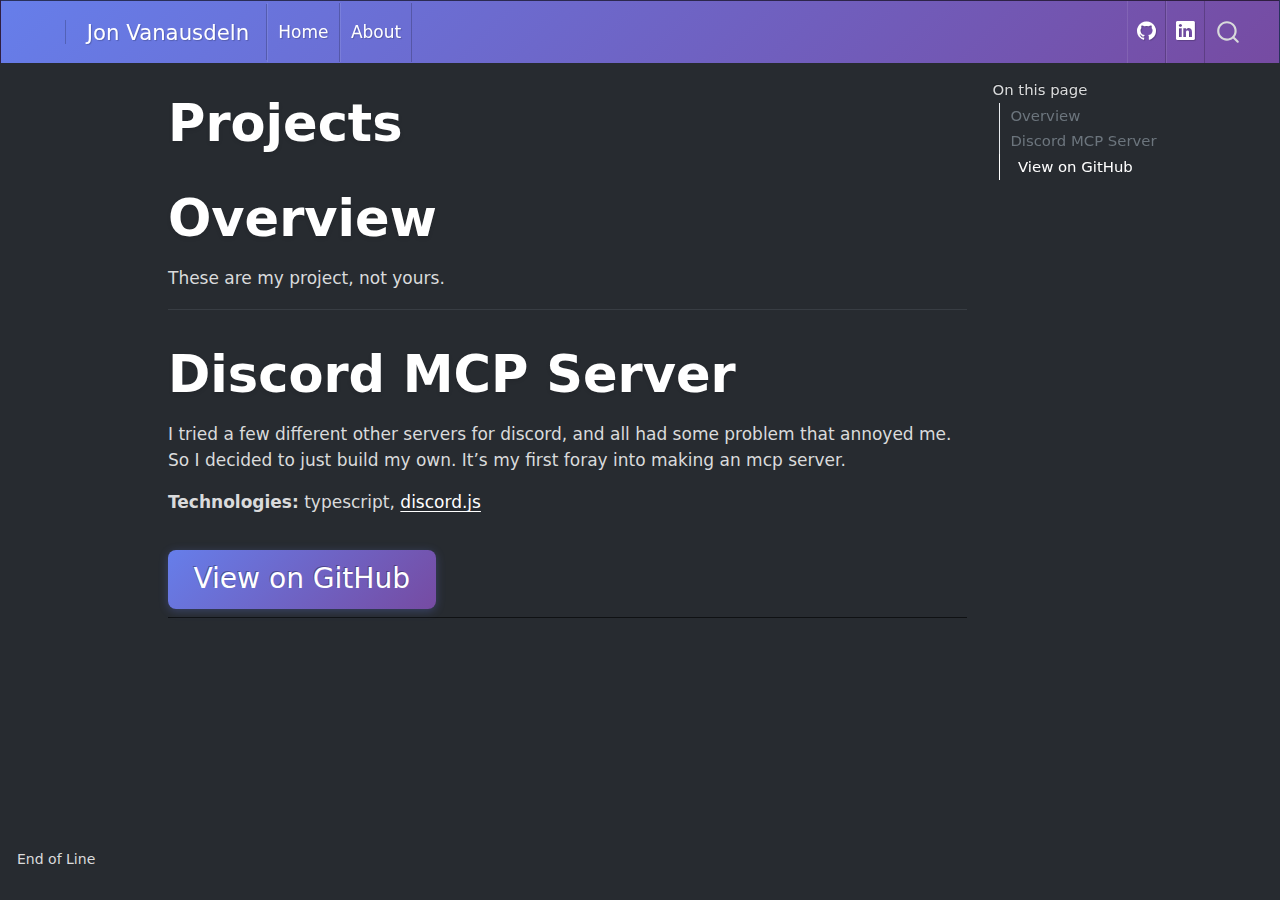
<file: projects.html>
<!DOCTYPE html>
<html xmlns="http://www.w3.org/1999/xhtml" lang="en" xml:lang="en"><head>

<meta charset="utf-8">
<meta name="generator" content="quarto-1.8.25">

<meta name="viewport" content="width=device-width, initial-scale=1.0, user-scalable=yes">


<title>Projects – Jon Vanausdeln</title>
<style>
code{white-space: pre-wrap;}
span.smallcaps{font-variant: small-caps;}
div.columns{display: flex; gap: min(4vw, 1.5em);}
div.column{flex: auto; overflow-x: auto;}
div.hanging-indent{margin-left: 1.5em; text-indent: -1.5em;}
ul.task-list{list-style: none;}
ul.task-list li input[type="checkbox"] {
  width: 0.8em;
  margin: 0 0.8em 0.2em -1em; /* quarto-specific, see https://github.com/quarto-dev/quarto-cli/issues/4556 */ 
  vertical-align: middle;
}
</style>


<script src="site_libs/quarto-nav/quarto-nav.js"></script>
<script src="site_libs/quarto-nav/headroom.min.js"></script>
<script src="site_libs/clipboard/clipboard.min.js"></script>
<script src="site_libs/quarto-search/autocomplete.umd.js"></script>
<script src="site_libs/quarto-search/fuse.min.js"></script>
<script src="site_libs/quarto-search/quarto-search.js"></script>
<meta name="quarto:offset" content="./">
<link href="./assets/images/JRV-logo.png" rel="icon" type="image/png">
<script src="site_libs/quarto-html/quarto.js" type="module"></script>
<script src="site_libs/quarto-html/tabsets/tabsets.js" type="module"></script>
<script src="site_libs/quarto-html/axe/axe-check.js" type="module"></script>
<script src="site_libs/quarto-html/popper.min.js"></script>
<script src="site_libs/quarto-html/tippy.umd.min.js"></script>
<script src="site_libs/quarto-html/anchor.min.js"></script>
<link href="site_libs/quarto-html/tippy.css" rel="stylesheet">
<link href="site_libs/quarto-html/quarto-syntax-highlighting-dark-707d8167ce6003fca903bfe2be84ab7f.css" rel="stylesheet" id="quarto-text-highlighting-styles">
<script src="site_libs/bootstrap/bootstrap.min.js"></script>
<link href="site_libs/bootstrap/bootstrap-icons.css" rel="stylesheet">
<link href="site_libs/bootstrap/bootstrap-cd7def9e3ae1f556a047e8e425ff71f9.min.css" rel="stylesheet" append-hash="true" id="quarto-bootstrap" data-mode="dark">
<script id="quarto-search-options" type="application/json">{
  "location": "navbar",
  "copy-button": false,
  "collapse-after": 3,
  "panel-placement": "end",
  "type": "overlay",
  "limit": 50,
  "keyboard-shortcut": [
    "f",
    "/",
    "s"
  ],
  "show-item-context": false,
  "language": {
    "search-no-results-text": "No results",
    "search-matching-documents-text": "matching documents",
    "search-copy-link-title": "Copy link to search",
    "search-hide-matches-text": "Hide additional matches",
    "search-more-match-text": "more match in this document",
    "search-more-matches-text": "more matches in this document",
    "search-clear-button-title": "Clear",
    "search-text-placeholder": "",
    "search-detached-cancel-button-title": "Cancel",
    "search-submit-button-title": "Submit",
    "search-label": "Search"
  }
}</script>
<script async="" src="https://www.googletagmanager.com/gtag/js?id=G-1Q94CN29V0"></script>

<script type="text/javascript">

window.dataLayer = window.dataLayer || [];
function gtag(){dataLayer.push(arguments);}
gtag('js', new Date());
gtag('config', 'G-1Q94CN29V0', { 'anonymize_ip': true});
</script>


<link rel="stylesheet" href="assets/css/styles.css">
<meta property="og:title" content="Projects – Jon Vanausdeln">
<meta property="og:description" content="It’s my party.">
<meta property="og:site_name" content="Jon Vanausdeln">
</head>

<body class="nav-fixed quarto-light">

<div id="quarto-search-results"></div>
  <header id="quarto-header" class="headroom fixed-top">
    <nav class="navbar navbar-expand-lg " data-bs-theme="dark">
      <div class="navbar-container container-fluid">
      <div class="navbar-brand-container mx-auto">
    <a href="./index.html" class="navbar-brand navbar-brand-logo">
    </a>
    <a class="navbar-brand" href="./index.html">
    <span class="navbar-title">Jon Vanausdeln</span>
    </a>
  </div>
            <div id="quarto-search" class="" title="Search"></div>
          <button class="navbar-toggler" type="button" data-bs-toggle="collapse" data-bs-target="#navbarCollapse" aria-controls="navbarCollapse" role="menu" aria-expanded="false" aria-label="Toggle navigation" onclick="if (window.quartoToggleHeadroom) { window.quartoToggleHeadroom(); }">
  <span class="navbar-toggler-icon"></span>
</button>
          <div class="collapse navbar-collapse" id="navbarCollapse">
            <ul class="navbar-nav navbar-nav-scroll me-auto">
  <li class="nav-item">
    <a class="nav-link" href="./index.html"> 
<span class="menu-text">Home</span></a>
  </li>  
  <li class="nav-item">
    <a class="nav-link" href="./about.html"> 
<span class="menu-text">About</span></a>
  </li>  
</ul>
            <ul class="navbar-nav navbar-nav-scroll ms-auto">
  <li class="nav-item compact">
    <a class="nav-link" href="https://github.com/jonvanausdeln" target="_blank"> <i class="bi bi-github" role="img">
</i> 
<span class="menu-text"></span></a>
  </li>  
  <li class="nav-item compact">
    <a class="nav-link" href="https://www.linkedin.com/in/jonvanausdeln/" target="_blank"> <i class="bi bi-linkedin" role="img">
</i> 
<span class="menu-text"></span></a>
  </li>  
</ul>
          </div> <!-- /navcollapse -->
            <div class="quarto-navbar-tools">
</div>
      </div> <!-- /container-fluid -->
    </nav>
</header>
<!-- content -->
<div id="quarto-content" class="quarto-container page-columns page-rows-contents page-layout-article page-navbar">
<!-- sidebar -->
<!-- margin-sidebar -->
    <div id="quarto-margin-sidebar" class="sidebar margin-sidebar">
        <nav id="TOC" role="doc-toc" class="toc-active">
    <h2 id="toc-title">On this page</h2>
   
  <ul>
  <li><a href="#overview" id="toc-overview" class="nav-link active" data-scroll-target="#overview">Overview</a></li>
  <li><a href="#discord-mcp-server" id="toc-discord-mcp-server" class="nav-link" data-scroll-target="#discord-mcp-server">Discord MCP Server</a>
  <ul class="collapse">
  <li><a href="#view-on-github" id="toc-view-on-github" class="nav-link" data-scroll-target="#view-on-github">View on GitHub</a></li>
  </ul></li>
  </ul>
</nav>
    </div>
<!-- main -->
<main class="content" id="quarto-document-content">

<header id="title-block-header" class="quarto-title-block default">
<div class="quarto-title">
<h1 class="title">Projects</h1>
</div>



<div class="quarto-title-meta">

    
  
    
  </div>
  


</header>


<section id="overview" class="level1">
<h1>Overview</h1>
<p>These are my project, not yours.</p>
<hr>
</section>
<section id="discord-mcp-server" class="level1">
<h1>Discord MCP Server</h1>
<p>I tried a few different other servers for discord, and all had some problem that annoyed me. So I decided to just build my own. It’s my first foray into making an mcp server.</p>
<p><strong>Technologies:</strong> typescript, <a href="https://discord.js.org/">discord.js</a></p>
<section id="view-on-github" class="level2">
<h2 class="anchored" data-anchor-id="view-on-github"><a href="https://github.com/jonvanausdeln/discord-mcp" class="tile-link">View on GitHub</a></h2>


</section>
</section>

</main> <!-- /main -->
<script id="quarto-html-after-body" type="application/javascript">
  window.document.addEventListener("DOMContentLoaded", function (event) {
    const icon = "";
    const anchorJS = new window.AnchorJS();
    anchorJS.options = {
      placement: 'right',
      icon: icon
    };
    anchorJS.add('.anchored');
    const isCodeAnnotation = (el) => {
      for (const clz of el.classList) {
        if (clz.startsWith('code-annotation-')) {                     
          return true;
        }
      }
      return false;
    }
    const onCopySuccess = function(e) {
      // button target
      const button = e.trigger;
      // don't keep focus
      button.blur();
      // flash "checked"
      button.classList.add('code-copy-button-checked');
      var currentTitle = button.getAttribute("title");
      button.setAttribute("title", "Copied!");
      let tooltip;
      if (window.bootstrap) {
        button.setAttribute("data-bs-toggle", "tooltip");
        button.setAttribute("data-bs-placement", "left");
        button.setAttribute("data-bs-title", "Copied!");
        tooltip = new bootstrap.Tooltip(button, 
          { trigger: "manual", 
            customClass: "code-copy-button-tooltip",
            offset: [0, -8]});
        tooltip.show();    
      }
      setTimeout(function() {
        if (tooltip) {
          tooltip.hide();
          button.removeAttribute("data-bs-title");
          button.removeAttribute("data-bs-toggle");
          button.removeAttribute("data-bs-placement");
        }
        button.setAttribute("title", currentTitle);
        button.classList.remove('code-copy-button-checked');
      }, 1000);
      // clear code selection
      e.clearSelection();
    }
    const getTextToCopy = function(trigger) {
      const outerScaffold = trigger.parentElement.cloneNode(true);
      const codeEl = outerScaffold.querySelector('code');
      for (const childEl of codeEl.children) {
        if (isCodeAnnotation(childEl)) {
          childEl.remove();
        }
      }
      return codeEl.innerText;
    }
    const clipboard = new window.ClipboardJS('.code-copy-button:not([data-in-quarto-modal])', {
      text: getTextToCopy
    });
    clipboard.on('success', onCopySuccess);
    if (window.document.getElementById('quarto-embedded-source-code-modal')) {
      const clipboardModal = new window.ClipboardJS('.code-copy-button[data-in-quarto-modal]', {
        text: getTextToCopy,
        container: window.document.getElementById('quarto-embedded-source-code-modal')
      });
      clipboardModal.on('success', onCopySuccess);
    }
      var localhostRegex = new RegExp(/^(?:http|https):\/\/localhost\:?[0-9]*\//);
      var mailtoRegex = new RegExp(/^mailto:/);
        var filterRegex = new RegExp("https:\/\/www\.jonvanausdeln\.com");
      var isInternal = (href) => {
          return filterRegex.test(href) || localhostRegex.test(href) || mailtoRegex.test(href);
      }
      // Inspect non-navigation links and adorn them if external
     var links = window.document.querySelectorAll('a[href]:not(.nav-link):not(.navbar-brand):not(.toc-action):not(.sidebar-link):not(.sidebar-item-toggle):not(.pagination-link):not(.no-external):not([aria-hidden]):not(.dropdown-item):not(.quarto-navigation-tool):not(.about-link)');
      for (var i=0; i<links.length; i++) {
        const link = links[i];
        if (!isInternal(link.href)) {
          // undo the damage that might have been done by quarto-nav.js in the case of
          // links that we want to consider external
          if (link.dataset.originalHref !== undefined) {
            link.href = link.dataset.originalHref;
          }
        }
      }
    function tippyHover(el, contentFn, onTriggerFn, onUntriggerFn) {
      const config = {
        allowHTML: true,
        maxWidth: 500,
        delay: 100,
        arrow: false,
        appendTo: function(el) {
            return el.parentElement;
        },
        interactive: true,
        interactiveBorder: 10,
        theme: 'quarto',
        placement: 'bottom-start',
      };
      if (contentFn) {
        config.content = contentFn;
      }
      if (onTriggerFn) {
        config.onTrigger = onTriggerFn;
      }
      if (onUntriggerFn) {
        config.onUntrigger = onUntriggerFn;
      }
      window.tippy(el, config); 
    }
    const noterefs = window.document.querySelectorAll('a[role="doc-noteref"]');
    for (var i=0; i<noterefs.length; i++) {
      const ref = noterefs[i];
      tippyHover(ref, function() {
        // use id or data attribute instead here
        let href = ref.getAttribute('data-footnote-href') || ref.getAttribute('href');
        try { href = new URL(href).hash; } catch {}
        const id = href.replace(/^#\/?/, "");
        const note = window.document.getElementById(id);
        if (note) {
          return note.innerHTML;
        } else {
          return "";
        }
      });
    }
    const xrefs = window.document.querySelectorAll('a.quarto-xref');
    const processXRef = (id, note) => {
      // Strip column container classes
      const stripColumnClz = (el) => {
        el.classList.remove("page-full", "page-columns");
        if (el.children) {
          for (const child of el.children) {
            stripColumnClz(child);
          }
        }
      }
      stripColumnClz(note)
      if (id === null || id.startsWith('sec-')) {
        // Special case sections, only their first couple elements
        const container = document.createElement("div");
        if (note.children && note.children.length > 2) {
          container.appendChild(note.children[0].cloneNode(true));
          for (let i = 1; i < note.children.length; i++) {
            const child = note.children[i];
            if (child.tagName === "P" && child.innerText === "") {
              continue;
            } else {
              container.appendChild(child.cloneNode(true));
              break;
            }
          }
          if (window.Quarto?.typesetMath) {
            window.Quarto.typesetMath(container);
          }
          return container.innerHTML
        } else {
          if (window.Quarto?.typesetMath) {
            window.Quarto.typesetMath(note);
          }
          return note.innerHTML;
        }
      } else {
        // Remove any anchor links if they are present
        const anchorLink = note.querySelector('a.anchorjs-link');
        if (anchorLink) {
          anchorLink.remove();
        }
        if (window.Quarto?.typesetMath) {
          window.Quarto.typesetMath(note);
        }
        if (note.classList.contains("callout")) {
          return note.outerHTML;
        } else {
          return note.innerHTML;
        }
      }
    }
    for (var i=0; i<xrefs.length; i++) {
      const xref = xrefs[i];
      tippyHover(xref, undefined, function(instance) {
        instance.disable();
        let url = xref.getAttribute('href');
        let hash = undefined; 
        if (url.startsWith('#')) {
          hash = url;
        } else {
          try { hash = new URL(url).hash; } catch {}
        }
        if (hash) {
          const id = hash.replace(/^#\/?/, "");
          const note = window.document.getElementById(id);
          if (note !== null) {
            try {
              const html = processXRef(id, note.cloneNode(true));
              instance.setContent(html);
            } finally {
              instance.enable();
              instance.show();
            }
          } else {
            // See if we can fetch this
            fetch(url.split('#')[0])
            .then(res => res.text())
            .then(html => {
              const parser = new DOMParser();
              const htmlDoc = parser.parseFromString(html, "text/html");
              const note = htmlDoc.getElementById(id);
              if (note !== null) {
                const html = processXRef(id, note);
                instance.setContent(html);
              } 
            }).finally(() => {
              instance.enable();
              instance.show();
            });
          }
        } else {
          // See if we can fetch a full url (with no hash to target)
          // This is a special case and we should probably do some content thinning / targeting
          fetch(url)
          .then(res => res.text())
          .then(html => {
            const parser = new DOMParser();
            const htmlDoc = parser.parseFromString(html, "text/html");
            const note = htmlDoc.querySelector('main.content');
            if (note !== null) {
              // This should only happen for chapter cross references
              // (since there is no id in the URL)
              // remove the first header
              if (note.children.length > 0 && note.children[0].tagName === "HEADER") {
                note.children[0].remove();
              }
              const html = processXRef(null, note);
              instance.setContent(html);
            } 
          }).finally(() => {
            instance.enable();
            instance.show();
          });
        }
      }, function(instance) {
      });
    }
        let selectedAnnoteEl;
        const selectorForAnnotation = ( cell, annotation) => {
          let cellAttr = 'data-code-cell="' + cell + '"';
          let lineAttr = 'data-code-annotation="' +  annotation + '"';
          const selector = 'span[' + cellAttr + '][' + lineAttr + ']';
          return selector;
        }
        const selectCodeLines = (annoteEl) => {
          const doc = window.document;
          const targetCell = annoteEl.getAttribute("data-target-cell");
          const targetAnnotation = annoteEl.getAttribute("data-target-annotation");
          const annoteSpan = window.document.querySelector(selectorForAnnotation(targetCell, targetAnnotation));
          const lines = annoteSpan.getAttribute("data-code-lines").split(",");
          const lineIds = lines.map((line) => {
            return targetCell + "-" + line;
          })
          let top = null;
          let height = null;
          let parent = null;
          if (lineIds.length > 0) {
              //compute the position of the single el (top and bottom and make a div)
              const el = window.document.getElementById(lineIds[0]);
              top = el.offsetTop;
              height = el.offsetHeight;
              parent = el.parentElement.parentElement;
            if (lineIds.length > 1) {
              const lastEl = window.document.getElementById(lineIds[lineIds.length - 1]);
              const bottom = lastEl.offsetTop + lastEl.offsetHeight;
              height = bottom - top;
            }
            if (top !== null && height !== null && parent !== null) {
              // cook up a div (if necessary) and position it 
              let div = window.document.getElementById("code-annotation-line-highlight");
              if (div === null) {
                div = window.document.createElement("div");
                div.setAttribute("id", "code-annotation-line-highlight");
                div.style.position = 'absolute';
                parent.appendChild(div);
              }
              div.style.top = top - 2 + "px";
              div.style.height = height + 4 + "px";
              div.style.left = 0;
              let gutterDiv = window.document.getElementById("code-annotation-line-highlight-gutter");
              if (gutterDiv === null) {
                gutterDiv = window.document.createElement("div");
                gutterDiv.setAttribute("id", "code-annotation-line-highlight-gutter");
                gutterDiv.style.position = 'absolute';
                const codeCell = window.document.getElementById(targetCell);
                const gutter = codeCell.querySelector('.code-annotation-gutter');
                gutter.appendChild(gutterDiv);
              }
              gutterDiv.style.top = top - 2 + "px";
              gutterDiv.style.height = height + 4 + "px";
            }
            selectedAnnoteEl = annoteEl;
          }
        };
        const unselectCodeLines = () => {
          const elementsIds = ["code-annotation-line-highlight", "code-annotation-line-highlight-gutter"];
          elementsIds.forEach((elId) => {
            const div = window.document.getElementById(elId);
            if (div) {
              div.remove();
            }
          });
          selectedAnnoteEl = undefined;
        };
          // Handle positioning of the toggle
      window.addEventListener(
        "resize",
        throttle(() => {
          elRect = undefined;
          if (selectedAnnoteEl) {
            selectCodeLines(selectedAnnoteEl);
          }
        }, 10)
      );
      function throttle(fn, ms) {
      let throttle = false;
      let timer;
        return (...args) => {
          if(!throttle) { // first call gets through
              fn.apply(this, args);
              throttle = true;
          } else { // all the others get throttled
              if(timer) clearTimeout(timer); // cancel #2
              timer = setTimeout(() => {
                fn.apply(this, args);
                timer = throttle = false;
              }, ms);
          }
        };
      }
        // Attach click handler to the DT
        const annoteDls = window.document.querySelectorAll('dt[data-target-cell]');
        for (const annoteDlNode of annoteDls) {
          annoteDlNode.addEventListener('click', (event) => {
            const clickedEl = event.target;
            if (clickedEl !== selectedAnnoteEl) {
              unselectCodeLines();
              const activeEl = window.document.querySelector('dt[data-target-cell].code-annotation-active');
              if (activeEl) {
                activeEl.classList.remove('code-annotation-active');
              }
              selectCodeLines(clickedEl);
              clickedEl.classList.add('code-annotation-active');
            } else {
              // Unselect the line
              unselectCodeLines();
              clickedEl.classList.remove('code-annotation-active');
            }
          });
        }
    const findCites = (el) => {
      const parentEl = el.parentElement;
      if (parentEl) {
        const cites = parentEl.dataset.cites;
        if (cites) {
          return {
            el,
            cites: cites.split(' ')
          };
        } else {
          return findCites(el.parentElement)
        }
      } else {
        return undefined;
      }
    };
    var bibliorefs = window.document.querySelectorAll('a[role="doc-biblioref"]');
    for (var i=0; i<bibliorefs.length; i++) {
      const ref = bibliorefs[i];
      const citeInfo = findCites(ref);
      if (citeInfo) {
        tippyHover(citeInfo.el, function() {
          var popup = window.document.createElement('div');
          citeInfo.cites.forEach(function(cite) {
            var citeDiv = window.document.createElement('div');
            citeDiv.classList.add('hanging-indent');
            citeDiv.classList.add('csl-entry');
            var biblioDiv = window.document.getElementById('ref-' + cite);
            if (biblioDiv) {
              citeDiv.innerHTML = biblioDiv.innerHTML;
            }
            popup.appendChild(citeDiv);
          });
          return popup.innerHTML;
        });
      }
    }
  });
  </script>
</div> <!-- /content -->
<footer class="footer">
  <div class="nav-footer">
    <div class="nav-footer-left">
<p>End of Line</p>
</div>   
    <div class="nav-footer-center">
      &nbsp;
    </div>
    <div class="nav-footer-right">
      &nbsp;
    </div>
  </div>
</footer>




</body></html>
</file>
<file: site_libs/quarto-html/tippy.css>
.tippy-box[data-animation=fade][data-state=hidden]{opacity:0}[data-tippy-root]{max-width:calc(100vw - 10px)}.tippy-box{position:relative;background-color:#333;color:#fff;border-radius:4px;font-size:14px;line-height:1.4;white-space:normal;outline:0;transition-property:transform,visibility,opacity}.tippy-box[data-placement^=top]>.tippy-arrow{bottom:0}.tippy-box[data-placement^=top]>.tippy-arrow:before{bottom:-7px;left:0;border-width:8px 8px 0;border-top-color:initial;transform-origin:center top}.tippy-box[data-placement^=bottom]>.tippy-arrow{top:0}.tippy-box[data-placement^=bottom]>.tippy-arrow:before{top:-7px;left:0;border-width:0 8px 8px;border-bottom-color:initial;transform-origin:center bottom}.tippy-box[data-placement^=left]>.tippy-arrow{right:0}.tippy-box[data-placement^=left]>.tippy-arrow:before{border-width:8px 0 8px 8px;border-left-color:initial;right:-7px;transform-origin:center left}.tippy-box[data-placement^=right]>.tippy-arrow{left:0}.tippy-box[data-placement^=right]>.tippy-arrow:before{left:-7px;border-width:8px 8px 8px 0;border-right-color:initial;transform-origin:center right}.tippy-box[data-inertia][data-state=visible]{transition-timing-function:cubic-bezier(.54,1.5,.38,1.11)}.tippy-arrow{width:16px;height:16px;color:#333}.tippy-arrow:before{content:"";position:absolute;border-color:transparent;border-style:solid}.tippy-content{position:relative;padding:5px 9px;z-index:1}
</file>
<file: site_libs/quarto-html/quarto-syntax-highlighting-dark-bc185b5c5bdbcb35c2eb49d8a876ef70.css>
/* quarto syntax highlight colors */
:root {
  --quarto-hl-al-color: #f07178;
  --quarto-hl-an-color: #d4d0ab;
  --quarto-hl-at-color: #00e0e0;
  --quarto-hl-bn-color: #d4d0ab;
  --quarto-hl-bu-color: #abe338;
  --quarto-hl-ch-color: #abe338;
  --quarto-hl-co-color: #f8f8f2;
  --quarto-hl-cv-color: #ffd700;
  --quarto-hl-cn-color: #ffd700;
  --quarto-hl-cf-color: #ffa07a;
  --quarto-hl-dt-color: #ffa07a;
  --quarto-hl-dv-color: #d4d0ab;
  --quarto-hl-do-color: #f8f8f2;
  --quarto-hl-er-color: #f07178;
  --quarto-hl-ex-color: #00e0e0;
  --quarto-hl-fl-color: #d4d0ab;
  --quarto-hl-fu-color: #ffa07a;
  --quarto-hl-im-color: #abe338;
  --quarto-hl-in-color: #d4d0ab;
  --quarto-hl-kw-color: #ffa07a;
  --quarto-hl-op-color: #ffa07a;
  --quarto-hl-ot-color: #00e0e0;
  --quarto-hl-pp-color: #dcc6e0;
  --quarto-hl-re-color: #00e0e0;
  --quarto-hl-sc-color: #abe338;
  --quarto-hl-ss-color: #abe338;
  --quarto-hl-st-color: #abe338;
  --quarto-hl-va-color: #00e0e0;
  --quarto-hl-vs-color: #abe338;
  --quarto-hl-wa-color: #dcc6e0;
}

/* other quarto variables */
:root {
  --quarto-font-monospace: SFMono-Regular, Menlo, Monaco, Consolas, "Liberation Mono", "Courier New", monospace;
}

/* syntax highlight based on Pandoc's rules */
pre > code.sourceCode > span {
  color: #f8f8f2;
}

code.sourceCode > span {
  color: #f8f8f2;
}

div.sourceCode,
div.sourceCode pre.sourceCode {
  color: #f8f8f2;
}

/* Normal */
code span {
  color: #f8f8f2;
}

/* Alert */
code span.al {
  color: #f07178;
}

/* Annotation */
code span.an {
  color: #d4d0ab;
}

/* Attribute */
code span.at {
  color: #00e0e0;
}

/* BaseN */
code span.bn {
  color: #d4d0ab;
}

/* BuiltIn */
code span.bu {
  color: #abe338;
}

/* ControlFlow */
code span.cf {
  font-weight: bold;
  color: #ffa07a;
}

/* Char */
code span.ch {
  color: #abe338;
}

/* Constant */
code span.cn {
  color: #ffd700;
}

/* Comment */
code span.co {
  font-style: italic;
  color: #f8f8f2;
}

/* CommentVar */
code span.cv {
  color: #ffd700;
}

/* Documentation */
code span.do {
  color: #f8f8f2;
}

/* DataType */
code span.dt {
  color: #ffa07a;
}

/* DecVal */
code span.dv {
  color: #d4d0ab;
}

/* Error */
code span.er {
  color: #f07178;
  text-decoration: underline;
}

/* Extension */
code span.ex {
  font-weight: bold;
  color: #00e0e0;
}

/* Float */
code span.fl {
  color: #d4d0ab;
}

/* Function */
code span.fu {
  color: #ffa07a;
}

/* Import */
code span.im {
  color: #abe338;
}

/* Information */
code span.in {
  color: #d4d0ab;
}

/* Keyword */
code span.kw {
  font-weight: bold;
  color: #ffa07a;
}

/* Operator */
code span.op {
  color: #ffa07a;
}

/* Other */
code span.ot {
  color: #00e0e0;
}

/* Preprocessor */
code span.pp {
  color: #dcc6e0;
}

/* RegionMarker */
code span.re {
  background-color: #f8f8f2;
  color: #00e0e0;
}

/* SpecialChar */
code span.sc {
  color: #abe338;
}

/* SpecialString */
code span.ss {
  color: #abe338;
}

/* String */
code span.st {
  color: #abe338;
}

/* Variable */
code span.va {
  color: #00e0e0;
}

/* VerbatimString */
code span.vs {
  color: #abe338;
}

/* Warning */
code span.wa {
  color: #dcc6e0;
}

.prevent-inlining {
  content: "</";
}

/*# sourceMappingURL=9510e8932c082882303fe901a8ba9f6d.css.map */
</file>
<file: styles.css>
/* css styles */
</file>
<file: site_libs/quarto-html/quarto-syntax-highlighting-dark-befe23ebd2f54d8af2c8a89d1a1611f1.css>
/* quarto syntax highlight colors */
:root {
  --quarto-hl-al-color: #f07178;
  --quarto-hl-an-color: #d4d0ab;
  --quarto-hl-at-color: #00e0e0;
  --quarto-hl-bn-color: #d4d0ab;
  --quarto-hl-bu-color: #abe338;
  --quarto-hl-ch-color: #abe338;
  --quarto-hl-co-color: #f8f8f2;
  --quarto-hl-cv-color: #ffd700;
  --quarto-hl-cn-color: #ffd700;
  --quarto-hl-cf-color: #ffa07a;
  --quarto-hl-dt-color: #ffa07a;
  --quarto-hl-dv-color: #d4d0ab;
  --quarto-hl-do-color: #f8f8f2;
  --quarto-hl-er-color: #f07178;
  --quarto-hl-ex-color: #00e0e0;
  --quarto-hl-fl-color: #d4d0ab;
  --quarto-hl-fu-color: #ffa07a;
  --quarto-hl-im-color: #abe338;
  --quarto-hl-in-color: #d4d0ab;
  --quarto-hl-kw-color: #ffa07a;
  --quarto-hl-op-color: #ffa07a;
  --quarto-hl-ot-color: #00e0e0;
  --quarto-hl-pp-color: #dcc6e0;
  --quarto-hl-re-color: #00e0e0;
  --quarto-hl-sc-color: #abe338;
  --quarto-hl-ss-color: #abe338;
  --quarto-hl-st-color: #abe338;
  --quarto-hl-va-color: #00e0e0;
  --quarto-hl-vs-color: #abe338;
  --quarto-hl-wa-color: #dcc6e0;
}

/* other quarto variables */
:root {
  --quarto-font-monospace: SFMono-Regular, Menlo, Monaco, Consolas, "Liberation Mono", "Courier New", monospace;
}

/* syntax highlight based on Pandoc's rules */
pre > code.sourceCode > span {
  color: #f8f8f2;
}

code.sourceCode > span {
  color: #f8f8f2;
}

div.sourceCode,
div.sourceCode pre.sourceCode {
  color: #f8f8f2;
}

/* Normal */
code span {
  color: #f8f8f2;
}

/* Alert */
code span.al {
  color: #f07178;
}

/* Annotation */
code span.an {
  color: #d4d0ab;
}

/* Attribute */
code span.at {
  color: #00e0e0;
}

/* BaseN */
code span.bn {
  color: #d4d0ab;
}

/* BuiltIn */
code span.bu {
  color: #abe338;
}

/* ControlFlow */
code span.cf {
  font-weight: bold;
  color: #ffa07a;
}

/* Char */
code span.ch {
  color: #abe338;
}

/* Constant */
code span.cn {
  color: #ffd700;
}

/* Comment */
code span.co {
  font-style: italic;
  color: #f8f8f2;
}

/* CommentVar */
code span.cv {
  color: #ffd700;
}

/* Documentation */
code span.do {
  color: #f8f8f2;
}

/* DataType */
code span.dt {
  color: #ffa07a;
}

/* DecVal */
code span.dv {
  color: #d4d0ab;
}

/* Error */
code span.er {
  color: #f07178;
  text-decoration: underline;
}

/* Extension */
code span.ex {
  font-weight: bold;
  color: #00e0e0;
}

/* Float */
code span.fl {
  color: #d4d0ab;
}

/* Function */
code span.fu {
  color: #ffa07a;
}

/* Import */
code span.im {
  color: #abe338;
}

/* Information */
code span.in {
  color: #d4d0ab;
}

/* Keyword */
code span.kw {
  font-weight: bold;
  color: #ffa07a;
}

/* Operator */
code span.op {
  color: #ffa07a;
}

/* Other */
code span.ot {
  color: #00e0e0;
}

/* Preprocessor */
code span.pp {
  color: #dcc6e0;
}

/* RegionMarker */
code span.re {
  background-color: #f8f8f2;
  color: #00e0e0;
}

/* SpecialChar */
code span.sc {
  color: #abe338;
}

/* SpecialString */
code span.ss {
  color: #abe338;
}

/* String */
code span.st {
  color: #abe338;
}

/* Variable */
code span.va {
  color: #00e0e0;
}

/* VerbatimString */
code span.vs {
  color: #abe338;
}

/* Warning */
code span.wa {
  color: #dcc6e0;
}

.prevent-inlining {
  content: "</";
}

/*# sourceMappingURL=237138eac573633834fecf06dae85922.css.map */
</file>
<file: assets/css/styles.css>
h1, h2, h3 {
  color: #dadbdc; /* Blue for headings */
}

/* Style all page titles (h1) to match hero-title */
h1.title, .title h1, h1:first-child {
  font-size: 3rem;
  font-weight: 700;
  margin-bottom: 1rem;
  text-shadow: 0 2px 4px rgba(0, 0, 0, 0.1);
  color: white;
}

p { 
    color: #dadbdc
}

/* Navbar styling to match tile-link background */
.navbar {
  background: linear-gradient(135deg, #667eea 0%, #764ba2 100%) !important;
  border-bottom: none;
}

.navbar .navbar-brand,
.navbar .navbar-nav .nav-link {
  color: white !important;
}

.navbar .navbar-nav .nav-link:hover {
  color: rgba(255, 255, 255, 0.8) !important;
  transform: translateY(-1px);
  transition: all 0.3s ease;
}

/* Modern tile styling */
.hero-section {
  text-align: center;
  padding: 3rem 0;
  background: linear-gradient(135deg, #667eea 0%, #764ba2 100%);
  color: white;
  margin-bottom: 3rem;
  border-radius: 12px;
}

.hero-title {
  font-size: 3rem;
  font-weight: 700;
  margin-bottom: 1rem;
  text-shadow: 0 2px 4px rgba(0, 0, 0, 0.1);
}

.hero-subtitle {
  font-size: 1.2rem;
  font-weight: 400;
  opacity: 1;
}

.tiles-container {
  display: grid;
  grid-template-columns: repeat(auto-fit, minmax(300px, 1fr));
  gap: 2rem;
  padding: 2rem 0;
  max-width: 1200px;
  margin: 0 auto;
}

.tile {
  background: white;
  border-radius: 16px;
  padding: 2rem;
  box-shadow: 0 4px 20px rgba(0, 0, 0, 0.1);
  transition: all 0.3s ease;
  border: 1px solid rgba(0, 0, 0, 0.05);
  position: relative;
  overflow: hidden;
  text-align: center;
}

.tile::before {
  content: '';
  position: absolute;
  top: 0;
  left: 0;
  width: 100%;
  height: 4px;
  background: linear-gradient(90deg, #667eea, #764ba2);
  transform: scaleX(0);
  transition: transform 0.3s ease;
}

.tile:hover::before {
  transform: scaleX(1);
}

.tile:hover {
  transform: translateY(-8px);
  box-shadow: 0 8px 30px rgba(0, 0, 0, 0.15);
}

/* Hidden text that appears on hover */
.tile-hidden-text {
  position: absolute;
  bottom: 2rem;
  left: 2rem;
  right: 2rem;
  background: rgba(102, 126, 234, 0.95);
  color: white;
  padding: 1rem;
  border-radius: 8px;
  font-size: 0.9rem;
  line-height: 1.4;
  opacity: 0;
  transform: translateY(20px);
  transition: all 0.4s ease;
  pointer-events: none;
  backdrop-filter: blur(10px);
}

.tile:hover .tile-hidden-text {
  opacity: 1;
  transform: translateY(0);
  pointer-events: auto;
}

.tile-icon {
  font-size: 3rem;
  margin-bottom: 1rem;
  display: block;
}

.tile-title {
  font-size: 1.5rem;
  font-weight: 600;
  margin-bottom: 1rem;
  color: #2d3748;
}

.tile-description {
  color: #718096;
  line-height: 1.6;
  margin-bottom: 1.5rem;
}

.tile-link {
  display: inline-block;
  background: linear-gradient(135deg, #667eea 0%, #764ba2 100%);
  color: white;
  text-decoration: none;
  padding: 0.75rem 1.5rem;
  border-radius: 8px;
  font-weight: 500;
  transition: all 0.3s ease;
  box-shadow: 0 2px 10px rgba(102, 126, 234, 0.3);
}

.tile-link:hover {
  transform: translateY(-2px);
  box-shadow: 0 4px 15px rgba(102, 126, 234, 0.4);
  color: white;
  text-decoration: none;
}

/* Responsive design */
@media (max-width: 768px) {
  .hero-title {
    font-size: 2rem;
  }
  
  .tiles-container {
    grid-template-columns: 1fr;
    padding: 1rem;
  }
  
  .tile {
    padding: 1.5rem;
  }

  .tile-hidden-text {
    left: 1.5rem;
    right: 1.5rem;
    bottom: 1.5rem;
    font-size: 0.8rem;
  }
}

/* Indented markdown code block styling */
.indented-code {
  margin-left: 2em;
  background-color: #e9ecef;
  border-radius: 5px;
}

/* Dark mode support */
@media (prefers-color-scheme: dark) {
  .tile {
    background: #2d3748;
    border-color: #4a5568;
  }
  
  .tile-title {
    color: #e2e8f0;
  }
  
  .tile-description {
    color: #a0aec0;
  }

  .tile-hidden-text {
    background: rgba(45, 55, 72, 0.95);
    color: #e2e8f0;
  }

  .indented-code {
    background-color: #4a5568;
  }
}
</file>
<file: site_libs/quarto-html/quarto-syntax-highlighting-dark-707d8167ce6003fca903bfe2be84ab7f.css>
/* quarto syntax highlight colors */
:root {
  --quarto-hl-al-color: #f07178;
  --quarto-hl-an-color: #d4d0ab;
  --quarto-hl-at-color: #00e0e0;
  --quarto-hl-bn-color: #d4d0ab;
  --quarto-hl-bu-color: #abe338;
  --quarto-hl-ch-color: #abe338;
  --quarto-hl-co-color: #f8f8f2;
  --quarto-hl-cv-color: #ffd700;
  --quarto-hl-cn-color: #ffd700;
  --quarto-hl-cf-color: #ffa07a;
  --quarto-hl-dt-color: #ffa07a;
  --quarto-hl-dv-color: #d4d0ab;
  --quarto-hl-do-color: #f8f8f2;
  --quarto-hl-er-color: #f07178;
  --quarto-hl-ex-color: #00e0e0;
  --quarto-hl-fl-color: #d4d0ab;
  --quarto-hl-fu-color: #ffa07a;
  --quarto-hl-im-color: #abe338;
  --quarto-hl-in-color: #d4d0ab;
  --quarto-hl-kw-color: #ffa07a;
  --quarto-hl-op-color: #ffa07a;
  --quarto-hl-ot-color: #00e0e0;
  --quarto-hl-pp-color: #dcc6e0;
  --quarto-hl-re-color: #00e0e0;
  --quarto-hl-sc-color: #abe338;
  --quarto-hl-ss-color: #abe338;
  --quarto-hl-st-color: #abe338;
  --quarto-hl-va-color: #00e0e0;
  --quarto-hl-vs-color: #abe338;
  --quarto-hl-wa-color: #dcc6e0;
}

/* other quarto variables */
:root {
  --quarto-font-monospace: SFMono-Regular, Menlo, Monaco, Consolas, "Liberation Mono", "Courier New", monospace;
}

/* syntax highlight based on Pandoc's rules */
pre > code.sourceCode > span {
  color: #f8f8f2;
}

code.sourceCode > span {
  color: #f8f8f2;
}

div.sourceCode,
div.sourceCode pre.sourceCode {
  color: #f8f8f2;
}

/* Normal */
code span {
  color: #f8f8f2;
}

/* Alert */
code span.al {
  color: #f07178;
}

/* Annotation */
code span.an {
  color: #d4d0ab;
}

/* Attribute */
code span.at {
  color: #00e0e0;
}

/* BaseN */
code span.bn {
  color: #d4d0ab;
}

/* BuiltIn */
code span.bu {
  color: #abe338;
}

/* ControlFlow */
code span.cf {
  font-weight: bold;
  color: #ffa07a;
}

/* Char */
code span.ch {
  color: #abe338;
}

/* Constant */
code span.cn {
  color: #ffd700;
}

/* Comment */
code span.co {
  font-style: italic;
  color: #f8f8f2;
}

/* CommentVar */
code span.cv {
  color: #ffd700;
}

/* Documentation */
code span.do {
  color: #f8f8f2;
}

/* DataType */
code span.dt {
  color: #ffa07a;
}

/* DecVal */
code span.dv {
  color: #d4d0ab;
}

/* Error */
code span.er {
  color: #f07178;
  text-decoration: underline;
}

/* Extension */
code span.ex {
  font-weight: bold;
  color: #00e0e0;
}

/* Float */
code span.fl {
  color: #d4d0ab;
}

/* Function */
code span.fu {
  color: #ffa07a;
}

/* Import */
code span.im {
  color: #abe338;
}

/* Information */
code span.in {
  color: #d4d0ab;
}

/* Keyword */
code span.kw {
  font-weight: bold;
  color: #ffa07a;
}

/* Operator */
code span.op {
  color: #ffa07a;
}

/* Other */
code span.ot {
  color: #00e0e0;
}

/* Preprocessor */
code span.pp {
  color: #dcc6e0;
}

/* RegionMarker */
code span.re {
  background-color: #f8f8f2;
  color: #00e0e0;
}

/* SpecialChar */
code span.sc {
  color: #abe338;
}

/* SpecialString */
code span.ss {
  color: #abe338;
}

/* String */
code span.st {
  color: #abe338;
}

/* Variable */
code span.va {
  color: #00e0e0;
}

/* VerbatimString */
code span.vs {
  color: #abe338;
}

/* Warning */
code span.wa {
  color: #dcc6e0;
}

.prevent-inlining {
  content: "</";
}

/*# sourceMappingURL=f5ab3bb6f5ded8da9f12dd3a91d3da26.css.map */
</file>
